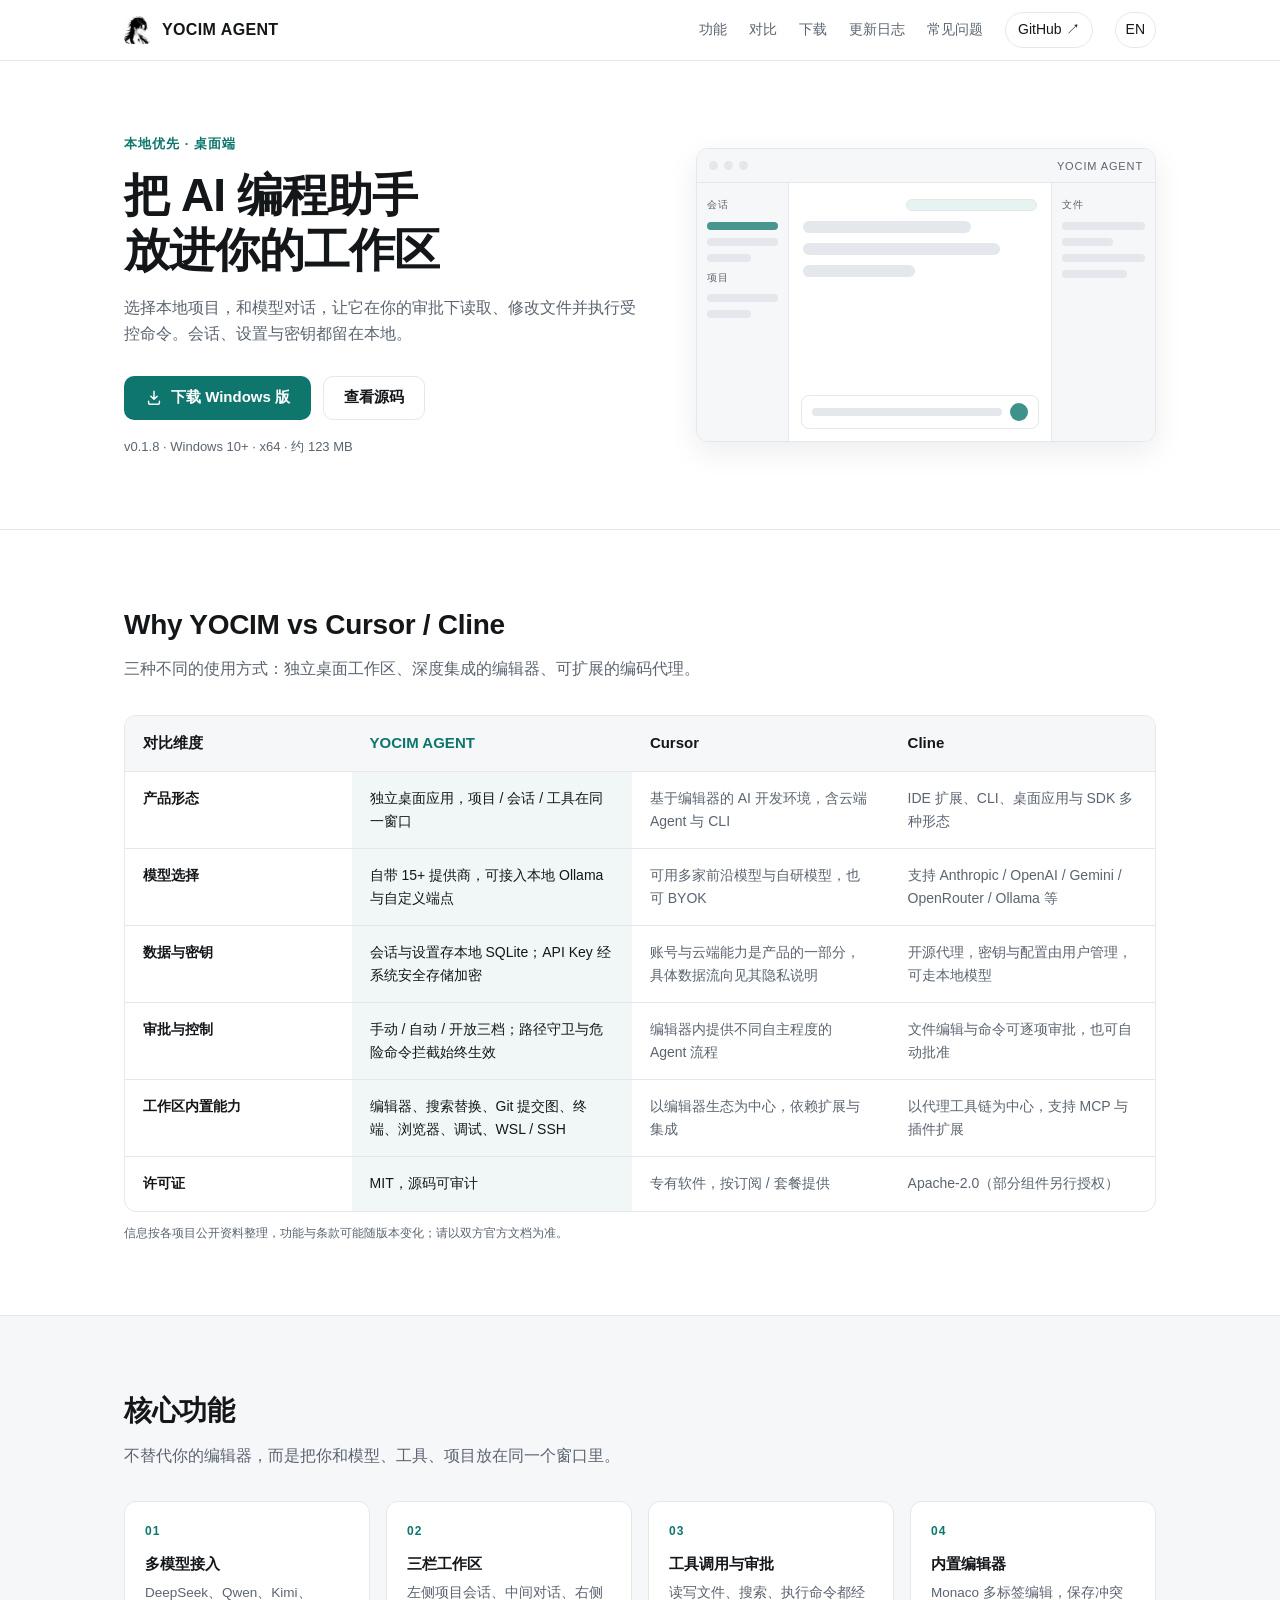
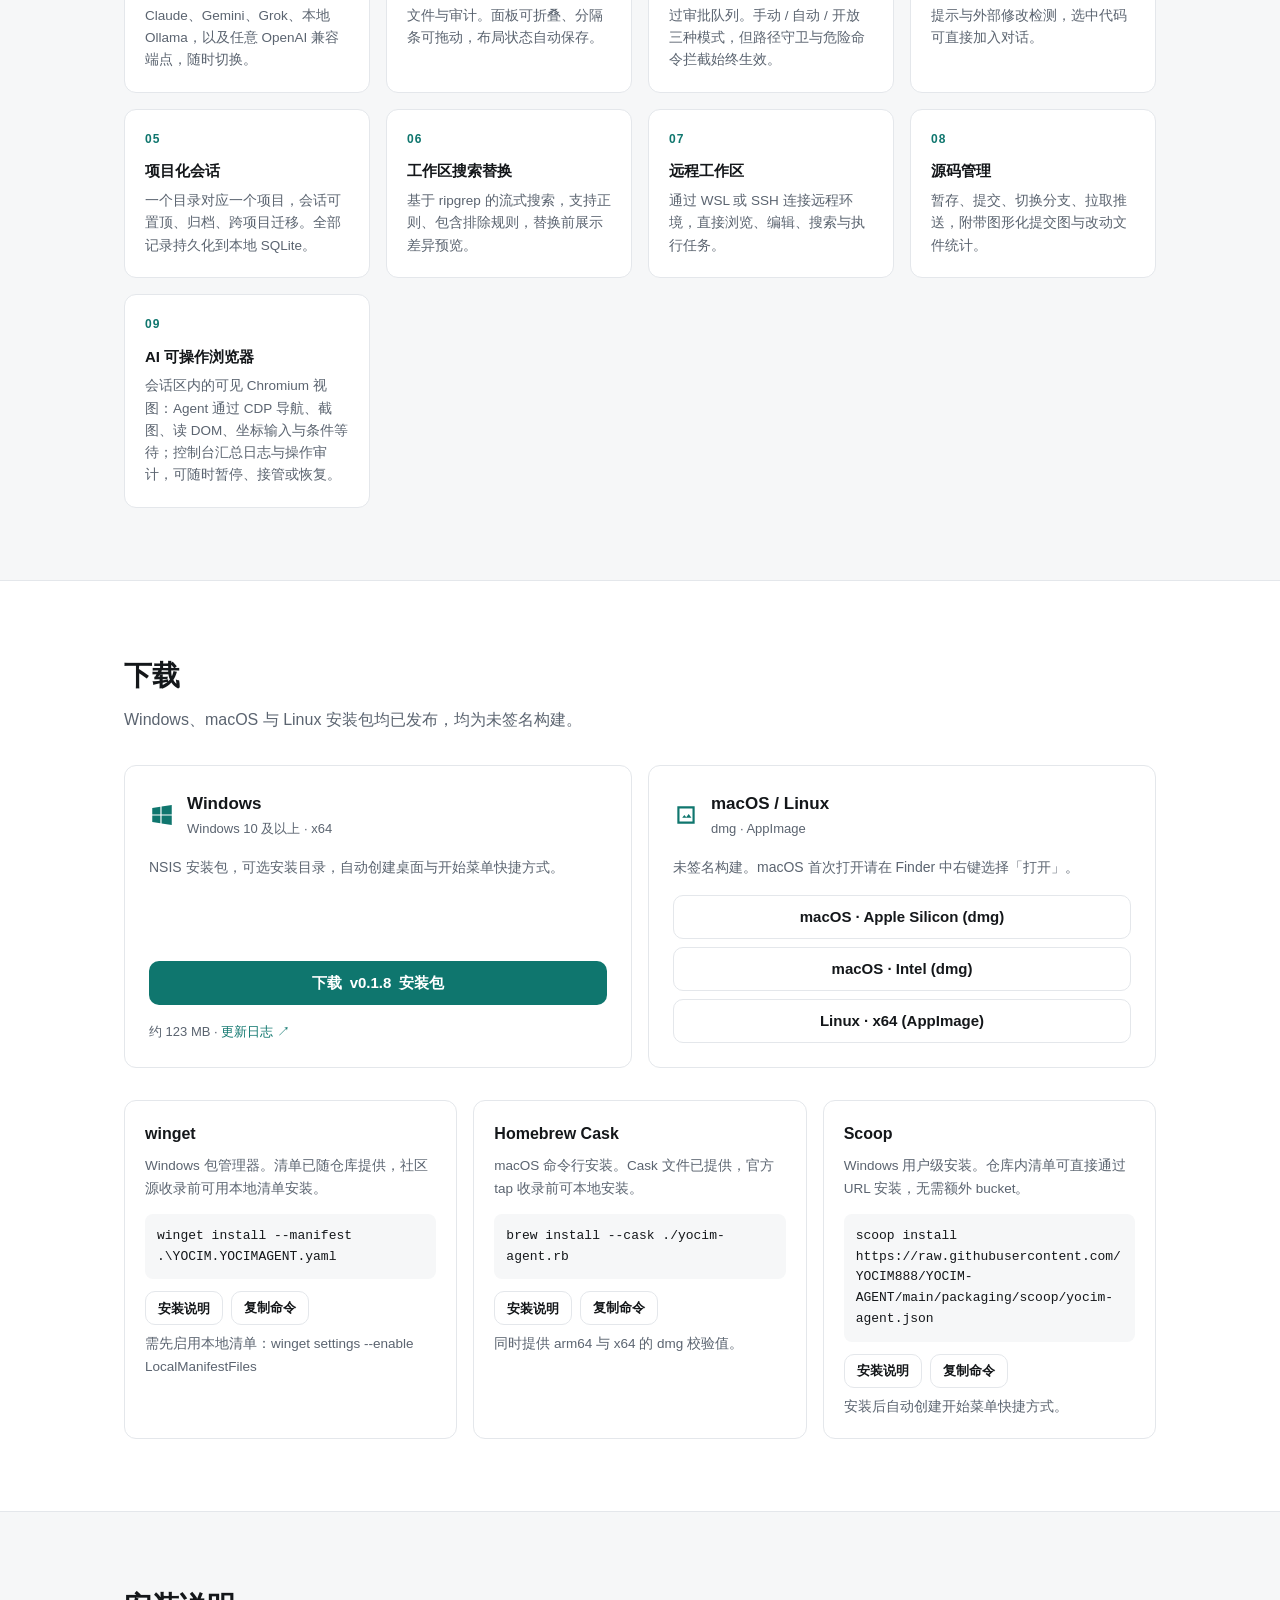
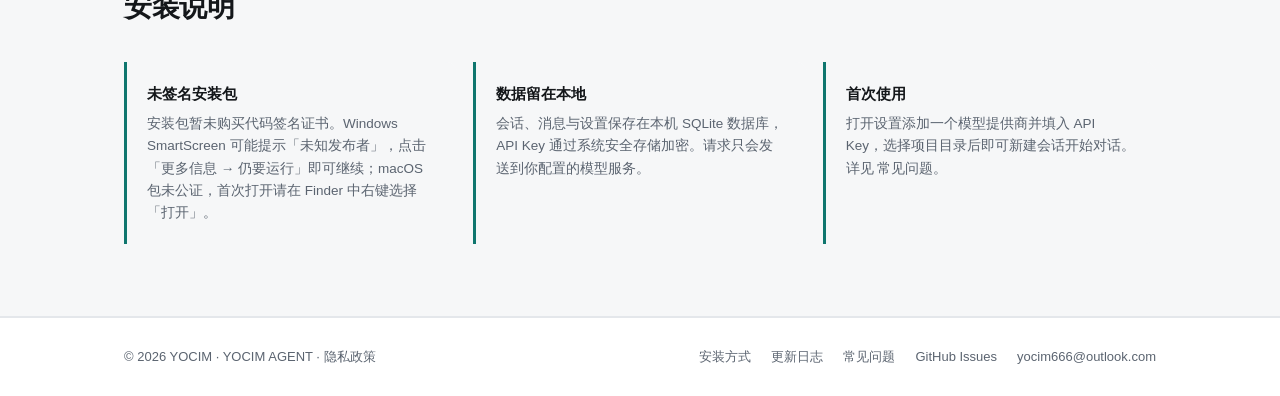
<file: index.html>
<!doctype html>
<html lang="zh-CN">
  <head>
    <meta charset="utf-8" />
    <meta name="viewport" content="width=device-width, initial-scale=1" />
    <title>YOCIM AGENT — 本地优先的桌面 AI 编程助手</title>
    <meta
      name="description"
      content="YOCIM AGENT 是一个本地优先的桌面 AI 编程助手：多模型接入、工具调用与审批、三栏工作区、内置编辑器，数据保存在本地。支持 Windows、macOS 与 Linux 下载。"
    />
    <link rel="canonical" href="https://agent.yocim.top/" />
    <link rel="alternate" hreflang="zh-CN" href="https://agent.yocim.top/" />
    <link rel="alternate" hreflang="en" href="https://agent.yocim.top/en/" />
    <link rel="alternate" hreflang="x-default" href="https://agent.yocim.top/" />
    <meta name="theme-color" content="#ffffff" media="(prefers-color-scheme: light)" />
    <meta name="theme-color" content="#0b0d0e" media="(prefers-color-scheme: dark)" />
    <meta property="og:site_name" content="YOCIM AGENT" />
    <meta property="og:locale" content="zh_CN" />
    <meta property="og:title" content="YOCIM AGENT — 本地优先的桌面 AI 编程助手" />
    <meta
      property="og:description"
      content="选择本地项目，和模型对话，在审批下读取、修改文件并执行受控命令。"
    />
    <meta property="og:type" content="website" />
    <meta property="og:url" content="https://agent.yocim.top/" />
    <meta property="og:image" content="https://agent.yocim.top/assets/icon-256.png" />
    <meta name="twitter:card" content="summary_large_image" />
    <meta name="twitter:title" content="YOCIM AGENT — 本地优先的桌面 AI 编程助手" />
    <meta name="twitter:description" content="把 AI 编程助手放进你的工作区，数据与密钥留在本地。" />
    <meta name="twitter:image" content="https://agent.yocim.top/assets/icon-256.png" />
    <link rel="icon" href="assets/icon.ico" sizes="any" />
    <link rel="icon" type="image/png" sizes="32x32" href="assets/favicon-32.png" />
    <link rel="apple-touch-icon" href="assets/apple-touch-icon.png" />
    <link rel="stylesheet" href="assets/styles.css" />
    <script type="application/ld+json">
      {
        "@context": "https://schema.org",
        "@type": "SoftwareApplication",
        "name": "YOCIM AGENT",
        "applicationCategory": "DeveloperApplication",
        "operatingSystem": "Windows, macOS, Linux",
        "description": "本地优先的桌面 AI 编程助手：多模型接入、工具调用与审批、三栏工作区和内置编辑器。",
        "url": "https://agent.yocim.top/",
        "softwareVersion": "0.1.8",
        "license": "https://github.com/YOCIM888/YOCIM-AGENT/blob/main/LICENSE",
        "author": { "@type": "Organization", "name": "YOCIM" },
        "offers": { "@type": "Offer", "price": "0", "priceCurrency": "USD" }
      }
    </script>
  </head>
  <body>
    <a class="skip-link" href="#main">跳到正文</a>

    <header class="site-header">
      <div class="wrap header-inner">
        <a class="brand" href="/">
          <img class="brand-mark" src="assets/icon-256.png" alt="YOCIM AGENT" width="28" height="28" />
          <span class="brand-name">YOCIM <strong>AGENT</strong></span>
        </a>
        <nav class="nav" aria-label="主导航">
          <a href="#features">功能</a>
          <a href="#compare">对比</a>
          <a href="#download">下载</a>
          <a href="changelog.html">更新日志</a>
          <a href="faq.html">常见问题</a>
          <a class="nav-ext" href="https://github.com/YOCIM888/YOCIM-AGENT" target="_blank" rel="noopener"
            >GitHub ↗</a
          >
          <a class="nav-lang" href="/en/" lang="en" hreflang="en">EN</a>
        </nav>
      </div>
    </header>

    <main id="main">
      <section class="hero">
        <div class="wrap hero-inner">
          <div class="hero-copy">
            <p class="eyebrow">本地优先 · 桌面端</p>
            <h1>把 AI 编程助手<br />放进你的工作区</h1>
            <p class="lead">
              选择本地项目，和模型对话，让它在你的审批下读取、修改文件并执行受控命令。会话、设置与密钥都留在本地。
            </p>
            <div class="actions">
              <a
                class="btn primary js-download"
                href="https://github.com/YOCIM888/YOCIM-AGENT/releases/latest"
                target="_blank"
                rel="noopener"
              >
                <svg viewBox="0 0 20 20" aria-hidden="true">
                  <path
                    d="M10 2.5v9m0 0 3.5-3.5M10 11.5 6.5 8M4 13.5v2A1.5 1.5 0 0 0 5.5 17h9a1.5 1.5 0 0 0 1.5-1.5v-2"
                    fill="none"
                    stroke="currentColor"
                    stroke-width="1.6"
                    stroke-linecap="round"
                    stroke-linejoin="round"
                  />
                </svg>
                下载 Windows 版
              </a>
              <a class="btn ghost" href="https://github.com/YOCIM888/YOCIM-AGENT" target="_blank" rel="noopener"
                >查看源码</a
              >
            </div>
            <p class="meta">
              <span data-version>v0.1.8</span> · Windows 10+ · x64 ·
              <span data-size>约 123 MB</span>
            </p>
          </div>

          <div class="mock" aria-hidden="true">
            <div class="mock-bar">
              <i></i><i></i><i></i>
              <span>YOCIM AGENT</span>
            </div>
            <div class="mock-body">
              <div class="mock-side">
                <span class="mock-label">会话</span>
                <b class="mock-item active"></b>
                <b class="mock-item"></b>
                <b class="mock-item short"></b>
                <span class="mock-label">项目</span>
                <b class="mock-item"></b>
                <b class="mock-item short"></b>
              </div>
              <div class="mock-chat">
                <div class="mock-msg user"></div>
                <div class="mock-msg ai"></div>
                <div class="mock-msg ai mid"></div>
                <div class="mock-msg ai short"></div>
                <div class="mock-composer"><span></span><i></i></div>
              </div>
              <div class="mock-panel">
                <span class="mock-label">文件</span>
                <b class="mock-file"></b>
                <b class="mock-file short"></b>
                <b class="mock-file"></b>
                <b class="mock-file mid"></b>
              </div>
            </div>
          </div>
        </div>
      </section>

      <section id="compare" class="section">
        <div class="wrap">
          <h2>Why YOCIM vs Cursor / Cline</h2>
          <p class="section-sub">三种不同的使用方式：独立桌面工作区、深度集成的编辑器、可扩展的编码代理。</p>
          <div class="compare-scroll">
            <table class="compare-table">
              <thead>
                <tr>
                  <th scope="col">对比维度</th>
                  <th scope="col" class="highlight">YOCIM AGENT</th>
                  <th scope="col">Cursor</th>
                  <th scope="col">Cline</th>
                </tr>
              </thead>
              <tbody>
                <tr>
                  <th scope="row">产品形态</th>
                  <td class="highlight">独立桌面应用，项目 / 会话 / 工具在同一窗口</td>
                  <td>基于编辑器的 AI 开发环境，含云端 Agent 与 CLI</td>
                  <td>IDE 扩展、CLI、桌面应用与 SDK 多种形态</td>
                </tr>
                <tr>
                  <th scope="row">模型选择</th>
                  <td class="highlight">自带 15+ 提供商，可接入本地 Ollama 与自定义端点</td>
                  <td>可用多家前沿模型与自研模型，也可 BYOK</td>
                  <td>支持 Anthropic / OpenAI / Gemini / OpenRouter / Ollama 等</td>
                </tr>
                <tr>
                  <th scope="row">数据与密钥</th>
                  <td class="highlight">会话与设置存本地 SQLite；API Key 经系统安全存储加密</td>
                  <td>账号与云端能力是产品的一部分，具体数据流向见其隐私说明</td>
                  <td>开源代理，密钥与配置由用户管理，可走本地模型</td>
                </tr>
                <tr>
                  <th scope="row">审批与控制</th>
                  <td class="highlight">手动 / 自动 / 开放三档；路径守卫与危险命令拦截始终生效</td>
                  <td>编辑器内提供不同自主程度的 Agent 流程</td>
                  <td>文件编辑与命令可逐项审批，也可自动批准</td>
                </tr>
                <tr>
                  <th scope="row">工作区内置能力</th>
                  <td class="highlight">编辑器、搜索替换、Git 提交图、终端、浏览器、调试、WSL / SSH</td>
                  <td>以编辑器生态为中心，依赖扩展与集成</td>
                  <td>以代理工具链为中心，支持 MCP 与插件扩展</td>
                </tr>
                <tr>
                  <th scope="row">许可证</th>
                  <td class="highlight">MIT，源码可审计</td>
                  <td>专有软件，按订阅 / 套餐提供</td>
                  <td>Apache-2.0（部分组件另行授权）</td>
                </tr>
              </tbody>
            </table>
          </div>
          <p class="compare-note">信息按各项目公开资料整理，功能与条款可能随版本变化；请以双方官方文档为准。</p>
        </div>
      </section>

      <section id="features" class="section alt">
        <div class="wrap">
          <h2>核心功能</h2>
          <p class="section-sub">不替代你的编辑器，而是把你和模型、工具、项目放在同一个窗口里。</p>
          <div class="grid">
            <article class="card">
              <span class="index">01</span>
              <h3>多模型接入</h3>
              <p>DeepSeek、Qwen、Kimi、Claude、Gemini、Grok、本地 Ollama，以及任意 OpenAI 兼容端点，随时切换。</p>
            </article>
            <article class="card">
              <span class="index">02</span>
              <h3>三栏工作区</h3>
              <p>左侧项目会话、中间对话、右侧文件与审计。面板可折叠、分隔条可拖动，布局状态自动保存。</p>
            </article>
            <article class="card">
              <span class="index">03</span>
              <h3>工具调用与审批</h3>
              <p>读写文件、搜索、执行命令都经过审批队列。手动 / 自动 / 开放三种模式，但路径守卫与危险命令拦截始终生效。</p>
            </article>
            <article class="card">
              <span class="index">04</span>
              <h3>内置编辑器</h3>
              <p>Monaco 多标签编辑，保存冲突提示与外部修改检测，选中代码可直接加入对话。</p>
            </article>
            <article class="card">
              <span class="index">05</span>
              <h3>项目化会话</h3>
              <p>一个目录对应一个项目，会话可置顶、归档、跨项目迁移。全部记录持久化到本地 SQLite。</p>
            </article>
            <article class="card">
              <span class="index">06</span>
              <h3>工作区搜索替换</h3>
              <p>基于 ripgrep 的流式搜索，支持正则、包含排除规则，替换前展示差异预览。</p>
            </article>
            <article class="card">
              <span class="index">07</span>
              <h3>远程工作区</h3>
              <p>通过 WSL 或 SSH 连接远程环境，直接浏览、编辑、搜索与执行任务。</p>
            </article>
            <article class="card">
              <span class="index">08</span>
              <h3>源码管理</h3>
              <p>暂存、提交、切换分支、拉取推送，附带图形化提交图与改动文件统计。</p>
            </article>
            <article class="card">
              <span class="index">09</span>
              <h3>AI 可操作浏览器</h3>
              <p>会话区内的可见 Chromium 视图：Agent 通过 CDP 导航、截图、读 DOM、坐标输入与条件等待；控制台汇总日志与操作审计，可随时暂停、接管或恢复。</p>
            </article>
          </div>
        </div>
      </section>

      <section id="download" class="section">
        <div class="wrap">
          <h2>下载</h2>
          <p class="section-sub">Windows、macOS 与 Linux 安装包均已发布，均为未签名构建。</p>
          <div class="download-grid">
            <div class="download-card">
              <div class="platform">
                <svg class="win-icon" viewBox="0 0 24 24" aria-hidden="true">
                  <path
                    d="M3 5.5 10.5 4.4v7.1H3V5.5Zm8.6-1.3L21 2.8v8.7h-9.4V4.2ZM3 12.5h7.5v7.1L3 18.5v-6Zm8.6 0H21v8.7l-9.4-1.4v-7.3Z"
                    fill="currentColor"
                  />
                </svg>
                <div>
                  <h3>Windows</h3>
                  <p>Windows 10 及以上 · x64</p>
                </div>
              </div>
              <p class="download-desc">NSIS 安装包，可选安装目录，自动创建桌面与开始菜单快捷方式。</p>
              <a
                class="btn primary block js-download"
                href="https://github.com/YOCIM888/YOCIM-AGENT/releases/latest"
                target="_blank"
                rel="noopener"
                >下载 <span data-version>v0.1.8</span> 安装包</a
              >
              <p class="download-meta">
                <span data-size>约 123 MB</span> ·
                <a href="changelog.html">更新日志 ↗</a>
              </p>
            </div>
            <div class="download-card quiet">
              <div class="platform">
                <svg class="win-icon" viewBox="0 0 24 24" aria-hidden="true">
                  <path
                    d="M4 4h16v16H4V4Zm2 2v12h12V6H6Zm2.5 8.5 2-2.5 1.7 2 2.3-3 2.5 3.5h-8.5Z"
                    fill="currentColor"
                  />
                </svg>
                <div>
                  <h3>macOS / Linux</h3>
                  <p>dmg · AppImage</p>
                </div>
              </div>
              <p class="download-desc">未签名构建。macOS 首次打开请在 Finder 中右键选择「打开」。</p>
              <div class="asset-links">
                <a
                  class="btn ghost block"
                  data-asset="mac-arm64"
                  href="https://github.com/YOCIM888/YOCIM-AGENT/releases"
                  target="_blank"
                  rel="noopener"
                  >macOS · Apple Silicon (dmg)</a
                >
                <a
                  class="btn ghost block"
                  data-asset="mac-x64"
                  href="https://github.com/YOCIM888/YOCIM-AGENT/releases"
                  target="_blank"
                  rel="noopener"
                  >macOS · Intel (dmg)</a
                >
                <a
                  class="btn ghost block"
                  data-asset="linux-x64"
                  href="https://github.com/YOCIM888/YOCIM-AGENT/releases"
                  target="_blank"
                  rel="noopener"
                  >Linux · x64 (AppImage)</a
                >
              </div>
            </div>
          </div>

          <div class="pm-grid">
            <article class="pm-card">
              <h3>winget</h3>
              <p>Windows 包管理器。清单已随仓库提供，社区源收录前可用本地清单安装。</p>
              <div class="pm-command">winget install --manifest .\YOCIM.YOCIMAGENT.yaml</div>
              <div class="pm-actions">
                <a class="btn ghost small" href="install.html#winget">安装说明</a>
                <button
                  class="btn ghost small copy-btn"
                  type="button"
                  data-copy="winget install --manifest .\YOCIM.YOCIMAGENT.yaml"
                >
                  复制命令
                </button>
              </div>
              <p class="pm-status">需先启用本地清单：winget settings --enable LocalManifestFiles</p>
            </article>
            <article class="pm-card">
              <h3>Homebrew Cask</h3>
              <p>macOS 命令行安装。Cask 文件已提供，官方 tap 收录前可本地安装。</p>
              <div class="pm-command">brew install --cask ./yocim-agent.rb</div>
              <div class="pm-actions">
                <a class="btn ghost small" href="install.html#homebrew">安装说明</a>
                <button
                  class="btn ghost small copy-btn"
                  type="button"
                  data-copy="brew install --cask ./yocim-agent.rb"
                >
                  复制命令
                </button>
              </div>
              <p class="pm-status">同时提供 arm64 与 x64 的 dmg 校验值。</p>
            </article>
            <article class="pm-card">
              <h3>Scoop</h3>
              <p>Windows 用户级安装。仓库内清单可直接通过 URL 安装，无需额外 bucket。</p>
              <div class="pm-command">
                scoop install https://raw.githubusercontent.com/YOCIM888/YOCIM-AGENT/main/packaging/scoop/yocim-agent.json
              </div>
              <div class="pm-actions">
                <a class="btn ghost small" href="install.html#scoop">安装说明</a>
                <button
                  class="btn ghost small copy-btn"
                  type="button"
                  data-copy="scoop install https://raw.githubusercontent.com/YOCIM888/YOCIM-AGENT/main/packaging/scoop/yocim-agent.json"
                >
                  复制命令
                </button>
              </div>
              <p class="pm-status">安装后自动创建开始菜单快捷方式。</p>
            </article>
          </div>
        </div>
      </section>

      <section id="notes" class="section alt">
        <div class="wrap">
          <h2>安装说明</h2>
          <div class="notes">
            <div class="note">
              <h3>未签名安装包</h3>
              <p>安装包暂未购买代码签名证书。Windows SmartScreen 可能提示「未知发布者」，点击「更多信息 → 仍要运行」即可继续；macOS 包未公证，首次打开请在 Finder 中右键选择「打开」。</p>
            </div>
            <div class="note">
              <h3>数据留在本地</h3>
              <p>会话、消息与设置保存在本机 SQLite 数据库，API Key 通过系统安全存储加密。请求只会发送到你配置的模型服务。</p>
            </div>
            <div class="note">
              <h3>首次使用</h3>
              <p>打开设置添加一个模型提供商并填入 API Key，选择项目目录后即可新建会话开始对话。详见 <a href="faq.html">常见问题</a>。</p>
            </div>
          </div>
        </div>
      </section>
    </main>

    <footer class="site-footer">
      <div class="wrap footer-inner">
        <p>© 2026 YOCIM · YOCIM AGENT · <a href="privacy.html">隐私政策</a></p>
        <nav aria-label="页脚导航">
          <a href="install.html">安装方式</a>
          <a href="changelog.html">更新日志</a>
          <a href="faq.html">常见问题</a>
          <a href="https://github.com/YOCIM888/YOCIM-AGENT/issues" target="_blank" rel="noopener">GitHub Issues</a>
          <a href="mailto:yocim666@outlook.com">yocim666@outlook.com</a>
        </nav>
      </div>
    </footer>

    <script src="assets/main.js" defer></script>
  </body>
</html>
</file>
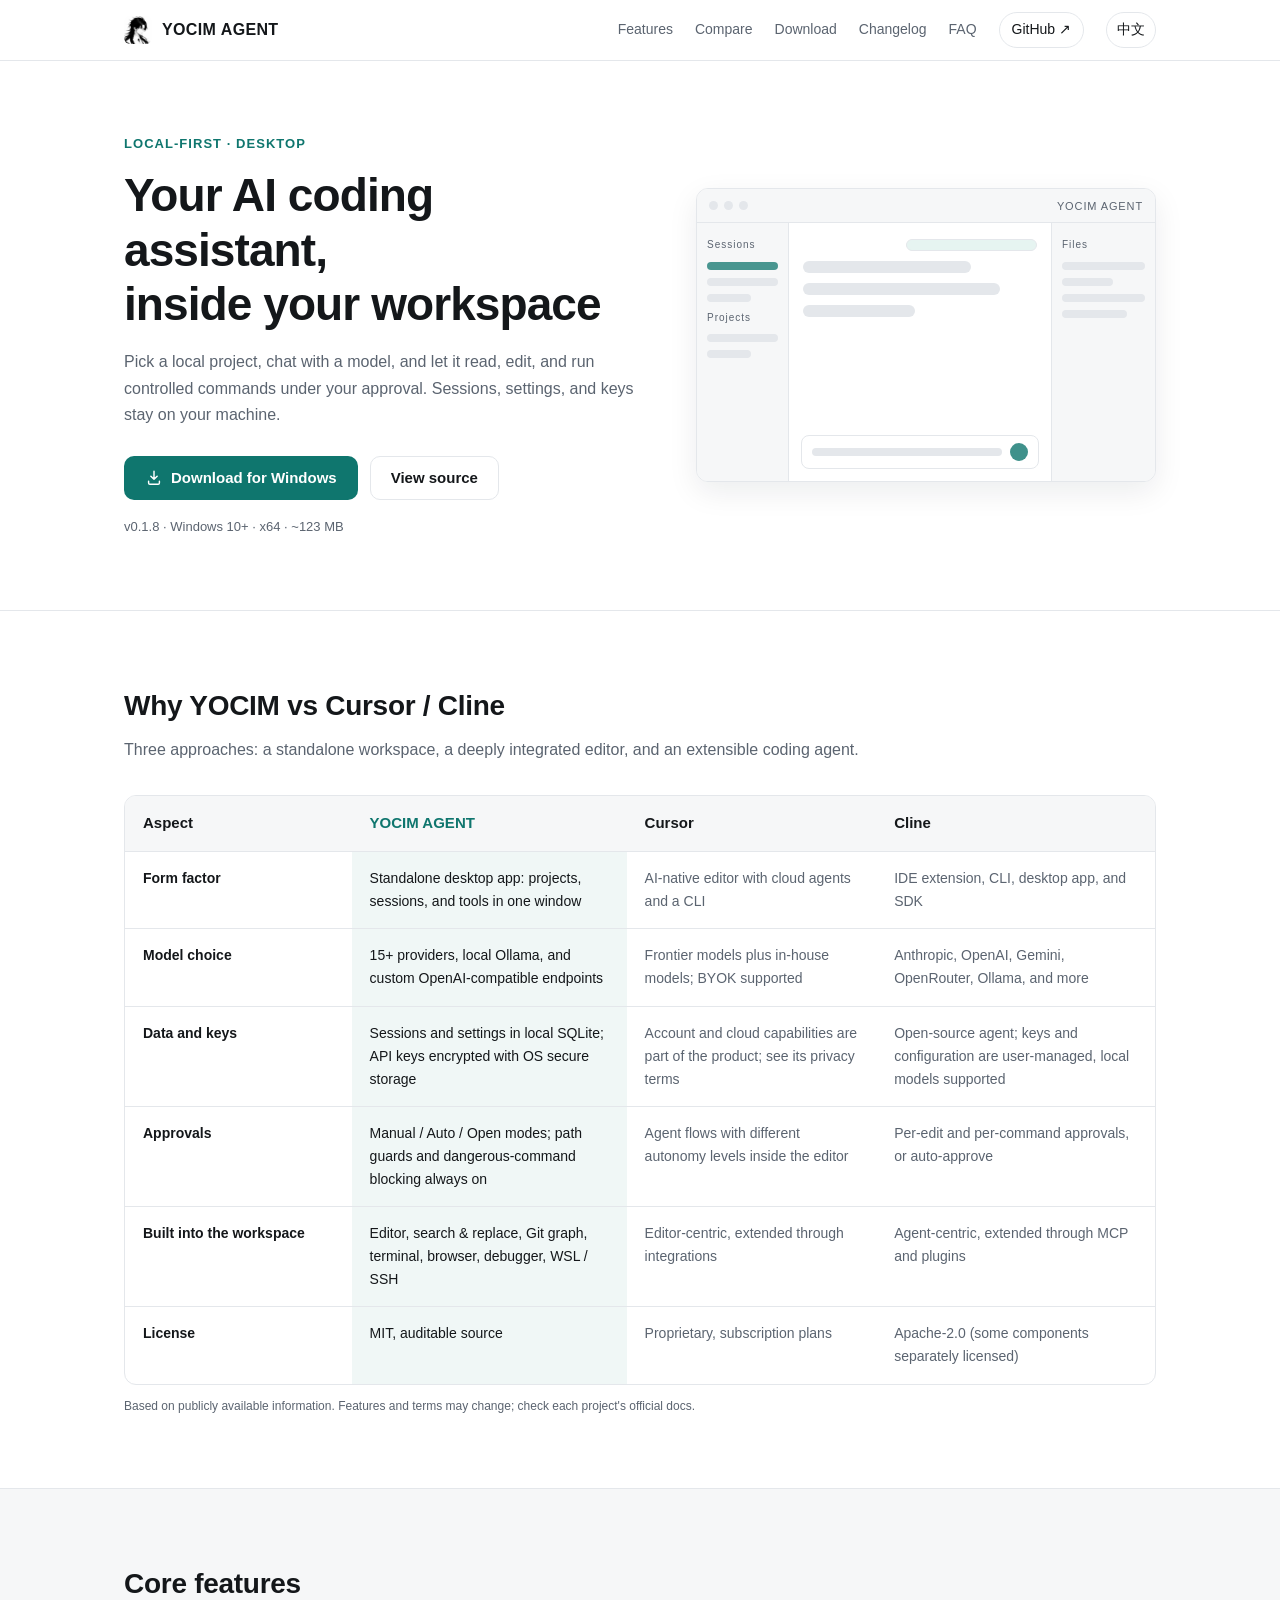
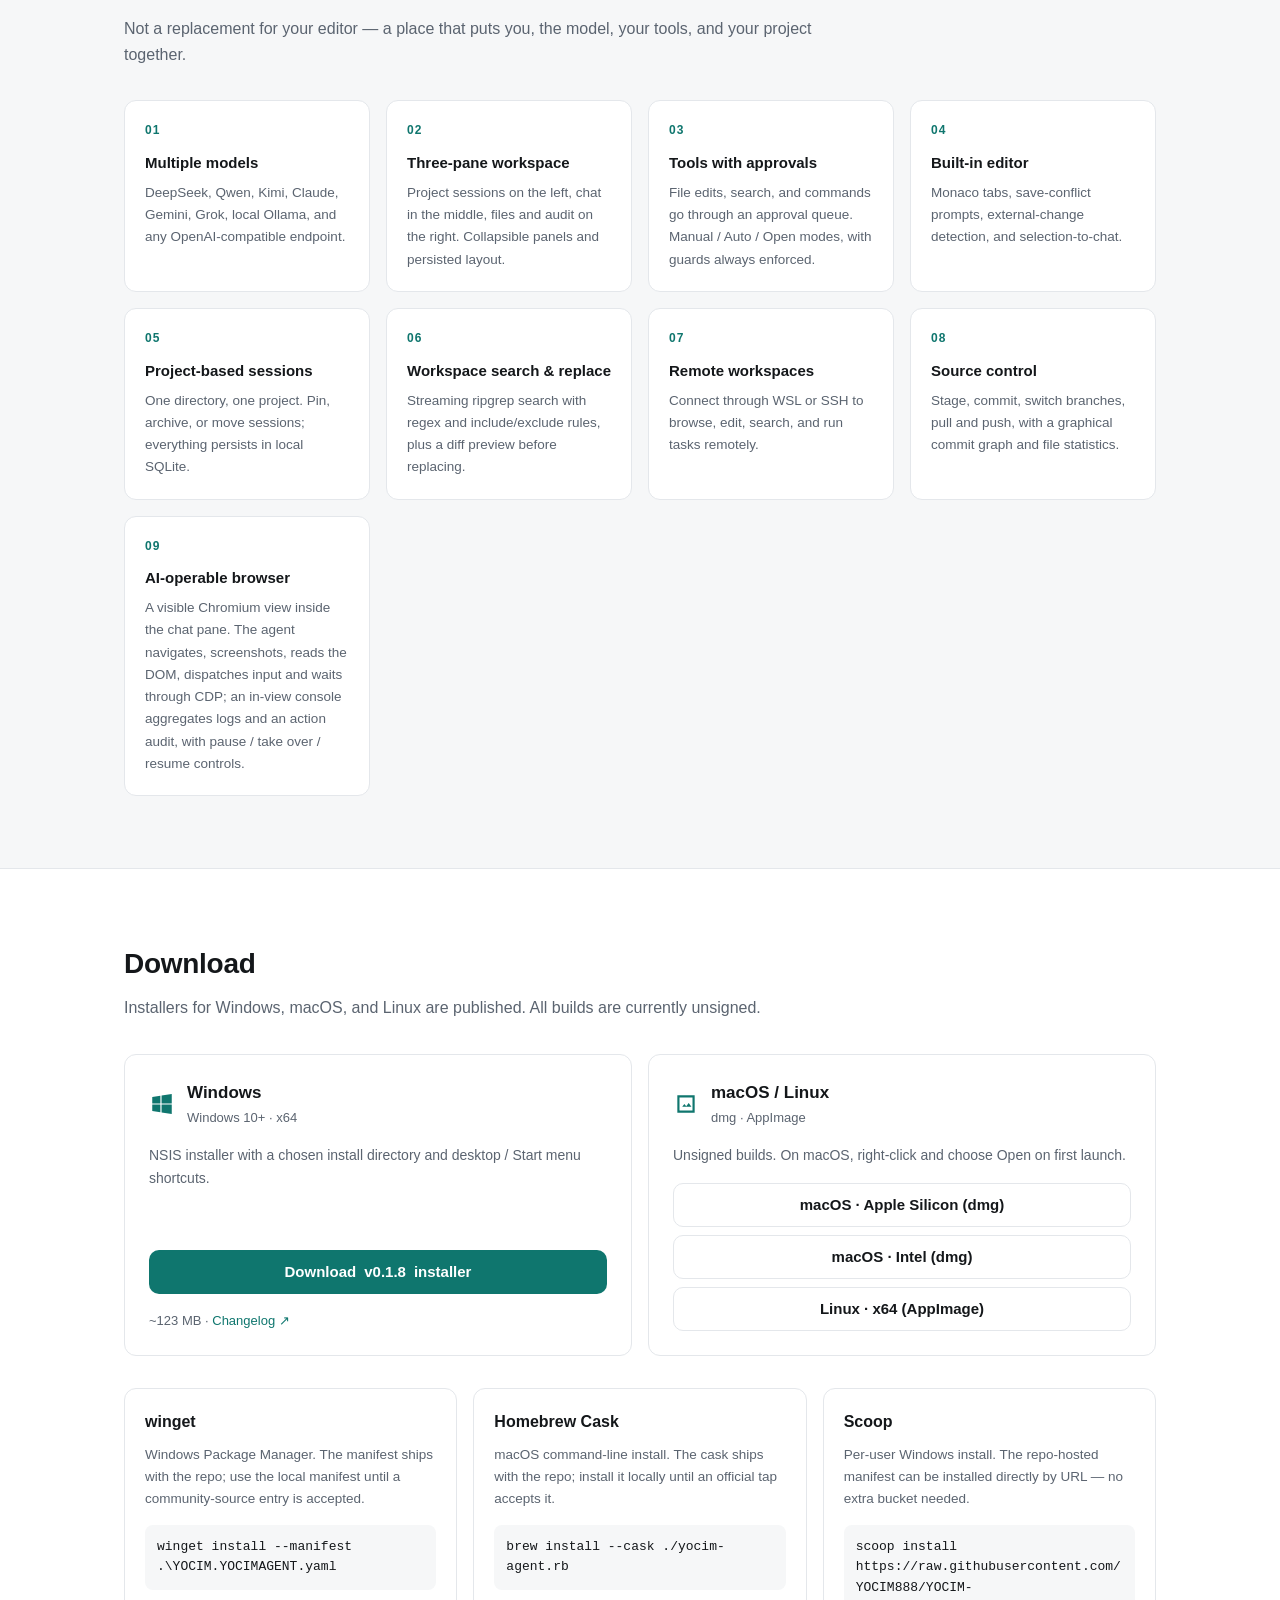
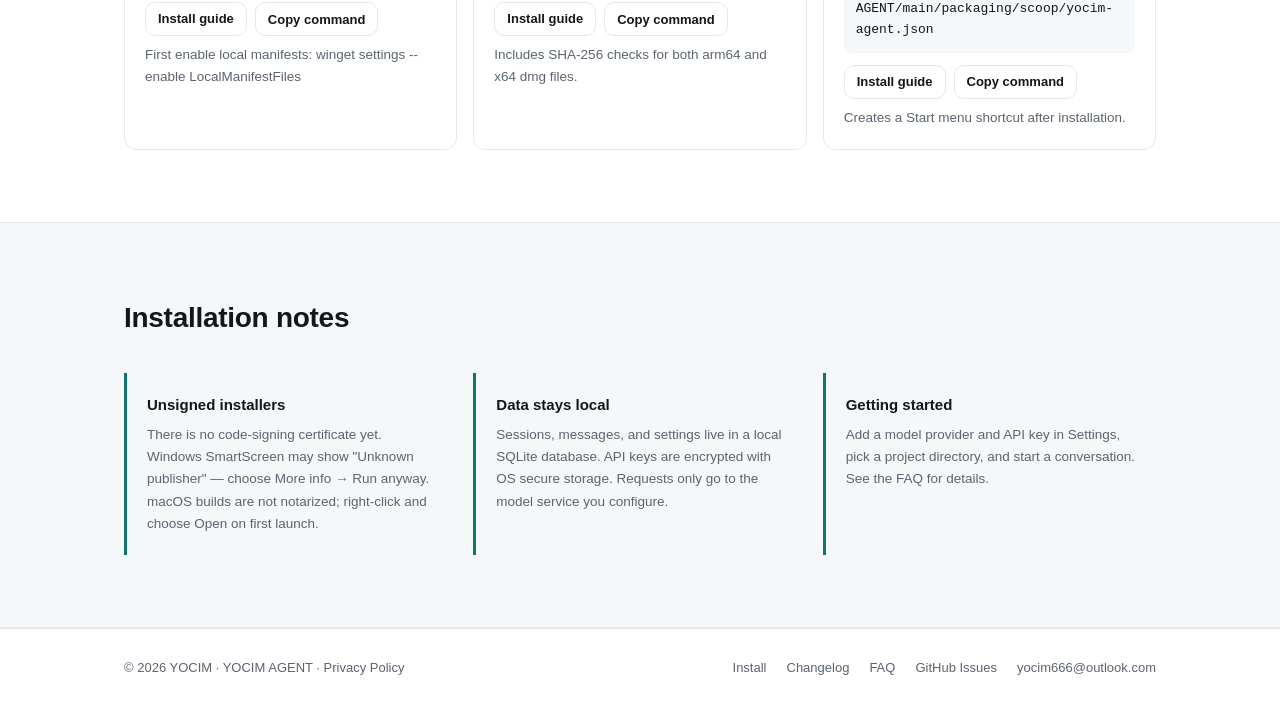
<file: en/index.html>
<!doctype html>
<html lang="en">
  <head>
    <meta charset="utf-8" />
    <meta name="viewport" content="width=device-width, initial-scale=1" />
    <title>YOCIM AGENT — A local-first desktop AI coding assistant</title>
    <meta
      name="description"
      content="YOCIM AGENT is a local-first desktop AI coding assistant: multiple models, tool calls with approvals, a three-pane workspace, and a built-in editor. Download for Windows, macOS, and Linux."
    />
    <link rel="canonical" href="https://agent.yocim.top/en/" />
    <link rel="alternate" hreflang="zh-CN" href="https://agent.yocim.top/" />
    <link rel="alternate" hreflang="en" href="https://agent.yocim.top/en/" />
    <link rel="alternate" hreflang="x-default" href="https://agent.yocim.top/" />
    <meta name="theme-color" content="#ffffff" media="(prefers-color-scheme: light)" />
    <meta name="theme-color" content="#0b0d0e" media="(prefers-color-scheme: dark)" />
    <meta property="og:site_name" content="YOCIM AGENT" />
    <meta property="og:locale" content="en_US" />
    <meta property="og:title" content="YOCIM AGENT — A local-first desktop AI coding assistant" />
    <meta
      property="og:description"
      content="Pick a local project, chat with a model, and let it read, edit, and run controlled commands with your approval."
    />
    <meta property="og:type" content="website" />
    <meta property="og:url" content="https://agent.yocim.top/en/" />
    <meta property="og:image" content="https://agent.yocim.top/assets/icon-256.png" />
    <meta name="twitter:card" content="summary_large_image" />
    <meta name="twitter:title" content="YOCIM AGENT — A local-first desktop AI coding assistant" />
    <meta name="twitter:description" content="Your AI coding assistant, inside your workspace. Data and keys stay local." />
    <meta name="twitter:image" content="https://agent.yocim.top/assets/icon-256.png" />
    <link rel="icon" href="../assets/icon.ico" sizes="any" />
    <link rel="icon" type="image/png" sizes="32x32" href="../assets/favicon-32.png" />
    <link rel="apple-touch-icon" href="../assets/apple-touch-icon.png" />
    <link rel="stylesheet" href="../assets/styles.css" />
    <script type="application/ld+json">
      {
        "@context": "https://schema.org",
        "@type": "SoftwareApplication",
        "name": "YOCIM AGENT",
        "applicationCategory": "DeveloperApplication",
        "operatingSystem": "Windows, macOS, Linux",
        "description": "A local-first desktop AI coding assistant with multiple models, tool approvals, a three-pane workspace, and a built-in editor.",
        "url": "https://agent.yocim.top/en/",
        "softwareVersion": "0.1.8",
        "license": "https://github.com/YOCIM888/YOCIM-AGENT/blob/main/LICENSE",
        "author": { "@type": "Organization", "name": "YOCIM" },
        "offers": { "@type": "Offer", "price": "0", "priceCurrency": "USD" }
      }
    </script>
  </head>
  <body>
    <a class="skip-link" href="#main">Skip to content</a>

    <header class="site-header">
      <div class="wrap header-inner">
        <a class="brand" href="/en/">
          <img class="brand-mark" src="../assets/icon-256.png" alt="YOCIM AGENT" width="28" height="28" />
          <span class="brand-name">YOCIM <strong>AGENT</strong></span>
        </a>
        <nav class="nav" aria-label="Main navigation">
          <a href="#features">Features</a>
          <a href="#compare">Compare</a>
          <a href="#download">Download</a>
          <a href="changelog.html">Changelog</a>
          <a href="faq.html">FAQ</a>
          <a class="nav-ext" href="https://github.com/YOCIM888/YOCIM-AGENT" target="_blank" rel="noopener"
            >GitHub ↗</a
          >
          <a class="nav-lang" href="/" lang="zh-CN" hreflang="zh-CN">中文</a>
        </nav>
      </div>
    </header>

    <main id="main">
      <section class="hero">
        <div class="wrap hero-inner">
          <div class="hero-copy">
            <p class="eyebrow">Local-first · Desktop</p>
            <h1>Your AI coding assistant,<br />inside your workspace</h1>
            <p class="lead">
              Pick a local project, chat with a model, and let it read, edit, and run controlled commands under your
              approval. Sessions, settings, and keys stay on your machine.
            </p>
            <div class="actions">
              <a
                class="btn primary js-download"
                href="https://github.com/YOCIM888/YOCIM-AGENT/releases/latest"
                target="_blank"
                rel="noopener"
              >
                <svg viewBox="0 0 20 20" aria-hidden="true">
                  <path
                    d="M10 2.5v9m0 0 3.5-3.5M10 11.5 6.5 8M4 13.5v2A1.5 1.5 0 0 0 5.5 17h9a1.5 1.5 0 0 0 1.5-1.5v-2"
                    fill="none"
                    stroke="currentColor"
                    stroke-width="1.6"
                    stroke-linecap="round"
                    stroke-linejoin="round"
                  />
                </svg>
                Download for Windows
              </a>
              <a class="btn ghost" href="https://github.com/YOCIM888/YOCIM-AGENT" target="_blank" rel="noopener"
                >View source</a
              >
            </div>
            <p class="meta">
              <span data-version>v0.1.8</span> · Windows 10+ · x64 ·
              <span data-size>~123 MB</span>
            </p>
          </div>

          <div class="mock" aria-hidden="true">
            <div class="mock-bar">
              <i></i><i></i><i></i>
              <span>YOCIM AGENT</span>
            </div>
            <div class="mock-body">
              <div class="mock-side">
                <span class="mock-label">Sessions</span>
                <b class="mock-item active"></b>
                <b class="mock-item"></b>
                <b class="mock-item short"></b>
                <span class="mock-label">Projects</span>
                <b class="mock-item"></b>
                <b class="mock-item short"></b>
              </div>
              <div class="mock-chat">
                <div class="mock-msg user"></div>
                <div class="mock-msg ai"></div>
                <div class="mock-msg ai mid"></div>
                <div class="mock-msg ai short"></div>
                <div class="mock-composer"><span></span><i></i></div>
              </div>
              <div class="mock-panel">
                <span class="mock-label">Files</span>
                <b class="mock-file"></b>
                <b class="mock-file short"></b>
                <b class="mock-file"></b>
                <b class="mock-file mid"></b>
              </div>
            </div>
          </div>
        </div>
      </section>

      <section id="compare" class="section">
        <div class="wrap">
          <h2>Why YOCIM vs Cursor / Cline</h2>
          <p class="section-sub">Three approaches: a standalone workspace, a deeply integrated editor, and an extensible coding agent.</p>
          <div class="compare-scroll">
            <table class="compare-table">
              <thead>
                <tr>
                  <th scope="col">Aspect</th>
                  <th scope="col" class="highlight">YOCIM AGENT</th>
                  <th scope="col">Cursor</th>
                  <th scope="col">Cline</th>
                </tr>
              </thead>
              <tbody>
                <tr>
                  <th scope="row">Form factor</th>
                  <td class="highlight">Standalone desktop app: projects, sessions, and tools in one window</td>
                  <td>AI-native editor with cloud agents and a CLI</td>
                  <td>IDE extension, CLI, desktop app, and SDK</td>
                </tr>
                <tr>
                  <th scope="row">Model choice</th>
                  <td class="highlight">15+ providers, local Ollama, and custom OpenAI-compatible endpoints</td>
                  <td>Frontier models plus in-house models; BYOK supported</td>
                  <td>Anthropic, OpenAI, Gemini, OpenRouter, Ollama, and more</td>
                </tr>
                <tr>
                  <th scope="row">Data and keys</th>
                  <td class="highlight">Sessions and settings in local SQLite; API keys encrypted with OS secure storage</td>
                  <td>Account and cloud capabilities are part of the product; see its privacy terms</td>
                  <td>Open-source agent; keys and configuration are user-managed, local models supported</td>
                </tr>
                <tr>
                  <th scope="row">Approvals</th>
                  <td class="highlight">Manual / Auto / Open modes; path guards and dangerous-command blocking always on</td>
                  <td>Agent flows with different autonomy levels inside the editor</td>
                  <td>Per-edit and per-command approvals, or auto-approve</td>
                </tr>
                <tr>
                  <th scope="row">Built into the workspace</th>
                  <td class="highlight">Editor, search & replace, Git graph, terminal, browser, debugger, WSL / SSH</td>
                  <td>Editor-centric, extended through integrations</td>
                  <td>Agent-centric, extended through MCP and plugins</td>
                </tr>
                <tr>
                  <th scope="row">License</th>
                  <td class="highlight">MIT, auditable source</td>
                  <td>Proprietary, subscription plans</td>
                  <td>Apache-2.0 (some components separately licensed)</td>
                </tr>
              </tbody>
            </table>
          </div>
          <p class="compare-note">Based on publicly available information. Features and terms may change; check each project's official docs.</p>
        </div>
      </section>

      <section id="features" class="section alt">
        <div class="wrap">
          <h2>Core features</h2>
          <p class="section-sub">Not a replacement for your editor — a place that puts you, the model, your tools, and your project together.</p>
          <div class="grid">
            <article class="card">
              <span class="index">01</span>
              <h3>Multiple models</h3>
              <p>DeepSeek, Qwen, Kimi, Claude, Gemini, Grok, local Ollama, and any OpenAI-compatible endpoint.</p>
            </article>
            <article class="card">
              <span class="index">02</span>
              <h3>Three-pane workspace</h3>
              <p>Project sessions on the left, chat in the middle, files and audit on the right. Collapsible panels and persisted layout.</p>
            </article>
            <article class="card">
              <span class="index">03</span>
              <h3>Tools with approvals</h3>
              <p>File edits, search, and commands go through an approval queue. Manual / Auto / Open modes, with guards always enforced.</p>
            </article>
            <article class="card">
              <span class="index">04</span>
              <h3>Built-in editor</h3>
              <p>Monaco tabs, save-conflict prompts, external-change detection, and selection-to-chat.</p>
            </article>
            <article class="card">
              <span class="index">05</span>
              <h3>Project-based sessions</h3>
              <p>One directory, one project. Pin, archive, or move sessions; everything persists in local SQLite.</p>
            </article>
            <article class="card">
              <span class="index">06</span>
              <h3>Workspace search & replace</h3>
              <p>Streaming ripgrep search with regex and include/exclude rules, plus a diff preview before replacing.</p>
            </article>
            <article class="card">
              <span class="index">07</span>
              <h3>Remote workspaces</h3>
              <p>Connect through WSL or SSH to browse, edit, search, and run tasks remotely.</p>
            </article>
            <article class="card">
              <span class="index">08</span>
              <h3>Source control</h3>
              <p>Stage, commit, switch branches, pull and push, with a graphical commit graph and file statistics.</p>
            </article>
            <article class="card">
              <span class="index">09</span>
              <h3>AI-operable browser</h3>
              <p>A visible Chromium view inside the chat pane. The agent navigates, screenshots, reads the DOM, dispatches input and waits through CDP; an in-view console aggregates logs and an action audit, with pause / take over / resume controls.</p>
            </article>
          </div>
        </div>
      </section>

      <section id="download" class="section">
        <div class="wrap">
          <h2>Download</h2>
          <p class="section-sub">Installers for Windows, macOS, and Linux are published. All builds are currently unsigned.</p>
          <div class="download-grid">
            <div class="download-card">
              <div class="platform">
                <svg class="win-icon" viewBox="0 0 24 24" aria-hidden="true">
                  <path
                    d="M3 5.5 10.5 4.4v7.1H3V5.5Zm8.6-1.3L21 2.8v8.7h-9.4V4.2ZM3 12.5h7.5v7.1L3 18.5v-6Zm8.6 0H21v8.7l-9.4-1.4v-7.3Z"
                    fill="currentColor"
                  />
                </svg>
                <div>
                  <h3>Windows</h3>
                  <p>Windows 10+ · x64</p>
                </div>
              </div>
              <p class="download-desc">NSIS installer with a chosen install directory and desktop / Start menu shortcuts.</p>
              <a
                class="btn primary block js-download"
                href="https://github.com/YOCIM888/YOCIM-AGENT/releases/latest"
                target="_blank"
                rel="noopener"
                >Download <span data-version>v0.1.8</span> installer</a
              >
              <p class="download-meta">
                <span data-size>~123 MB</span> ·
                <a href="changelog.html">Changelog ↗</a>
              </p>
            </div>
            <div class="download-card quiet">
              <div class="platform">
                <svg class="win-icon" viewBox="0 0 24 24" aria-hidden="true">
                  <path
                    d="M4 4h16v16H4V4Zm2 2v12h12V6H6Zm2.5 8.5 2-2.5 1.7 2 2.3-3 2.5 3.5h-8.5Z"
                    fill="currentColor"
                  />
                </svg>
                <div>
                  <h3>macOS / Linux</h3>
                  <p>dmg · AppImage</p>
                </div>
              </div>
              <p class="download-desc">Unsigned builds. On macOS, right-click and choose Open on first launch.</p>
              <div class="asset-links">
                <a
                  class="btn ghost block"
                  data-asset="mac-arm64"
                  href="https://github.com/YOCIM888/YOCIM-AGENT/releases"
                  target="_blank"
                  rel="noopener"
                  >macOS · Apple Silicon (dmg)</a
                >
                <a
                  class="btn ghost block"
                  data-asset="mac-x64"
                  href="https://github.com/YOCIM888/YOCIM-AGENT/releases"
                  target="_blank"
                  rel="noopener"
                  >macOS · Intel (dmg)</a
                >
                <a
                  class="btn ghost block"
                  data-asset="linux-x64"
                  href="https://github.com/YOCIM888/YOCIM-AGENT/releases"
                  target="_blank"
                  rel="noopener"
                  >Linux · x64 (AppImage)</a
                >
              </div>
            </div>
          </div>

          <div class="pm-grid">
            <article class="pm-card">
              <h3>winget</h3>
              <p>Windows Package Manager. The manifest ships with the repo; use the local manifest until a community-source entry is accepted.</p>
              <div class="pm-command">winget install --manifest .\YOCIM.YOCIMAGENT.yaml</div>
              <div class="pm-actions">
                <a class="btn ghost small" href="install.html#winget">Install guide</a>
                <button
                  class="btn ghost small copy-btn"
                  type="button"
                  data-copy="winget install --manifest .\YOCIM.YOCIMAGENT.yaml"
                >
                  Copy command
                </button>
              </div>
              <p class="pm-status">First enable local manifests: winget settings --enable LocalManifestFiles</p>
            </article>
            <article class="pm-card">
              <h3>Homebrew Cask</h3>
              <p>macOS command-line install. The cask ships with the repo; install it locally until an official tap accepts it.</p>
              <div class="pm-command">brew install --cask ./yocim-agent.rb</div>
              <div class="pm-actions">
                <a class="btn ghost small" href="install.html#homebrew">Install guide</a>
                <button
                  class="btn ghost small copy-btn"
                  type="button"
                  data-copy="brew install --cask ./yocim-agent.rb"
                >
                  Copy command
                </button>
              </div>
              <p class="pm-status">Includes SHA-256 checks for both arm64 and x64 dmg files.</p>
            </article>
            <article class="pm-card">
              <h3>Scoop</h3>
              <p>Per-user Windows install. The repo-hosted manifest can be installed directly by URL — no extra bucket needed.</p>
              <div class="pm-command">
                scoop install https://raw.githubusercontent.com/YOCIM888/YOCIM-AGENT/main/packaging/scoop/yocim-agent.json
              </div>
              <div class="pm-actions">
                <a class="btn ghost small" href="install.html#scoop">Install guide</a>
                <button
                  class="btn ghost small copy-btn"
                  type="button"
                  data-copy="scoop install https://raw.githubusercontent.com/YOCIM888/YOCIM-AGENT/main/packaging/scoop/yocim-agent.json"
                >
                  Copy command
                </button>
              </div>
              <p class="pm-status">Creates a Start menu shortcut after installation.</p>
            </article>
          </div>
        </div>
      </section>

      <section id="notes" class="section alt">
        <div class="wrap">
          <h2>Installation notes</h2>
          <div class="notes">
            <div class="note">
              <h3>Unsigned installers</h3>
              <p>There is no code-signing certificate yet. Windows SmartScreen may show "Unknown publisher" — choose More info → Run anyway. macOS builds are not notarized; right-click and choose Open on first launch.</p>
            </div>
            <div class="note">
              <h3>Data stays local</h3>
              <p>Sessions, messages, and settings live in a local SQLite database. API keys are encrypted with OS secure storage. Requests only go to the model service you configure.</p>
            </div>
            <div class="note">
              <h3>Getting started</h3>
              <p>Add a model provider and API key in Settings, pick a project directory, and start a conversation. See the <a href="faq.html">FAQ</a> for details.</p>
            </div>
          </div>
        </div>
      </section>
    </main>

    <footer class="site-footer">
      <div class="wrap footer-inner">
        <p>© 2026 YOCIM · YOCIM AGENT · <a href="privacy.html">Privacy Policy</a></p>
        <nav aria-label="Footer navigation">
          <a href="install.html">Install</a>
          <a href="changelog.html">Changelog</a>
          <a href="faq.html">FAQ</a>
          <a href="https://github.com/YOCIM888/YOCIM-AGENT/issues" target="_blank" rel="noopener">GitHub Issues</a>
          <a href="mailto:yocim666@outlook.com">yocim666@outlook.com</a>
        </nav>
      </div>
    </footer>

    <script src="../assets/main.js" defer></script>
  </body>
</html>
</file>
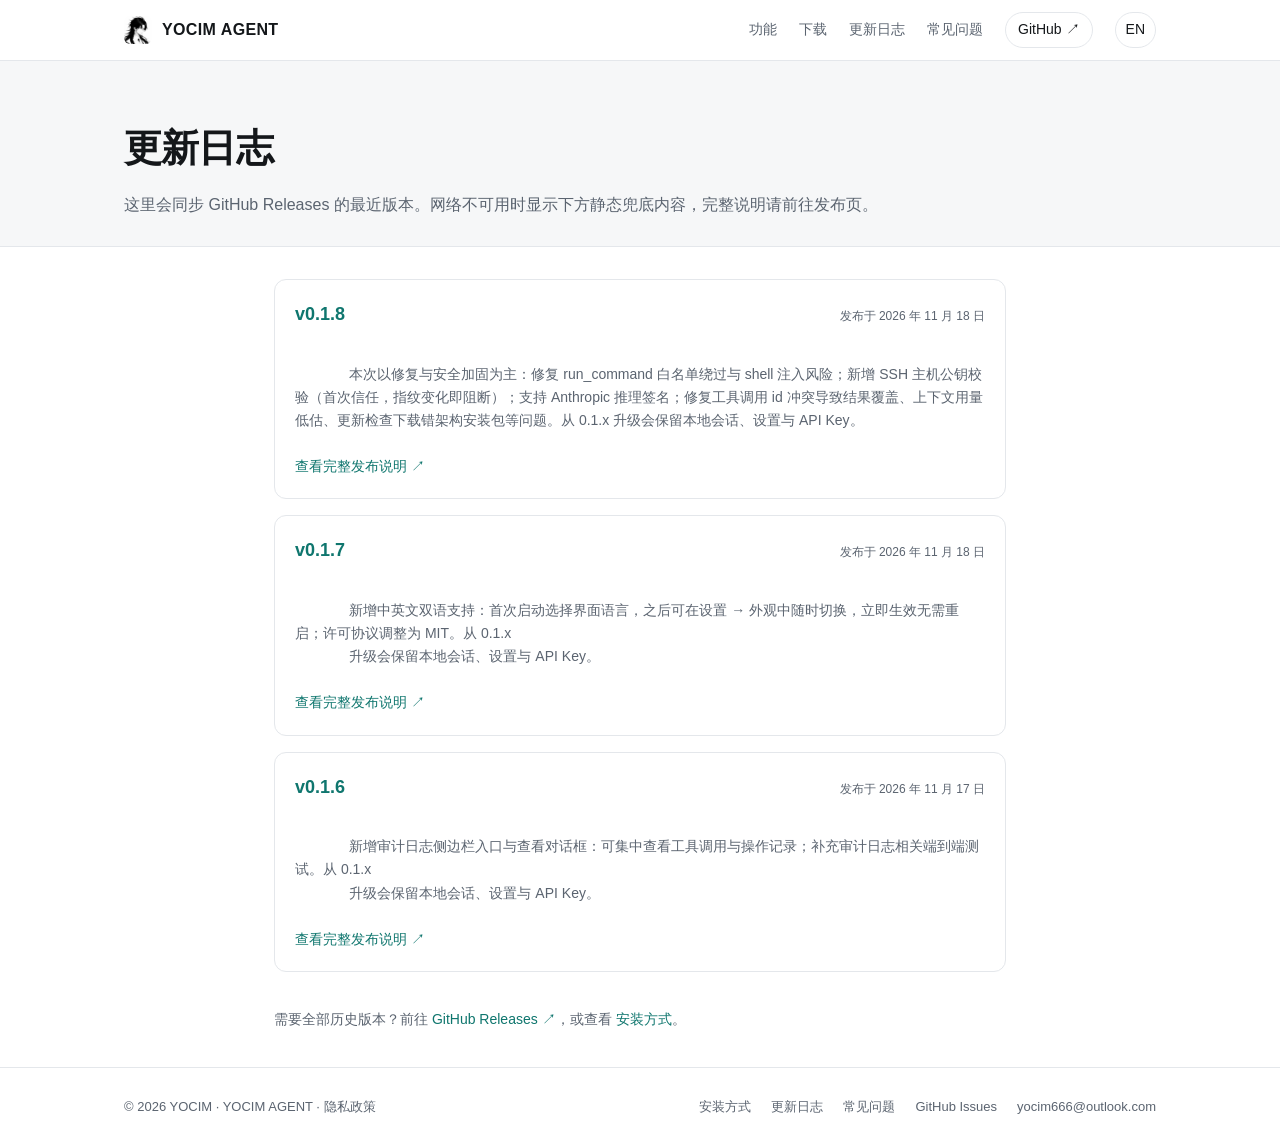
<file: changelog.html>
<!doctype html>
<html lang="zh-CN">
  <head>
    <meta charset="utf-8" />
    <meta name="viewport" content="width=device-width, initial-scale=1" />
    <title>更新日志 — YOCIM AGENT</title>
    <meta
      name="description"
      content="YOCIM AGENT 版本历史，页面自动同步 GitHub Releases，包含各版本更新内容与下载入口。"
    />
    <link rel="canonical" href="https://agent.yocim.top/changelog.html" />
    <link rel="alternate" hreflang="zh-CN" href="https://agent.yocim.top/changelog.html" />
    <link rel="alternate" hreflang="en" href="https://agent.yocim.top/en/changelog.html" />
    <link rel="alternate" hreflang="x-default" href="https://agent.yocim.top/changelog.html" />
    <meta property="og:site_name" content="YOCIM AGENT" />
    <meta property="og:locale" content="zh_CN" />
    <meta property="og:type" content="website" />
    <meta property="og:title" content="更新日志 — YOCIM AGENT" />
    <meta property="og:url" content="https://agent.yocim.top/changelog.html" />
    <meta property="og:description" content="自动同步 GitHub Releases 的版本历史。" />
    <meta property="og:image" content="https://agent.yocim.top/assets/icon-256.png" />
    <meta name="twitter:card" content="summary_large_image" />
    <link rel="icon" href="assets/icon.ico" sizes="any" />
    <link rel="icon" type="image/png" sizes="32x32" href="assets/favicon-32.png" />
    <link rel="apple-touch-icon" href="assets/apple-touch-icon.png" />
    <link rel="stylesheet" href="assets/styles.css" />
    <script type="application/ld+json">
      {
        "@context": "https://schema.org",
        "@type": "WebPage",
        "name": "更新日志 — YOCIM AGENT",
        "url": "https://agent.yocim.top/changelog.html",
        "description": "YOCIM AGENT 的版本历史，自动同步 GitHub Releases。",
        "dateModified": "2026-11-18",
        "publisher": { "@type": "Organization", "name": "YOCIM" }
      }
    </script>
  </head>
  <body>
    <a class="skip-link" href="#main">跳到正文</a>

    <header class="site-header">
      <div class="wrap header-inner">
        <a class="brand" href="/">
          <img class="brand-mark" src="assets/icon-256.png" alt="YOCIM AGENT" width="28" height="28" />
          <span class="brand-name">YOCIM <strong>AGENT</strong></span>
        </a>
        <nav class="nav" aria-label="主导航">
          <a href="/#features">功能</a>
          <a href="/#download">下载</a>
          <a href="changelog.html">更新日志</a>
          <a href="faq.html">常见问题</a>
          <a class="nav-ext" href="https://github.com/YOCIM888/YOCIM-AGENT" target="_blank" rel="noopener"
            >GitHub ↗</a
          >
          <a class="nav-lang" href="/en/changelog.html" lang="en" hreflang="en">EN</a>
        </nav>
      </div>
    </header>

    <main id="main">
      <div class="page-head">
        <div class="wrap">
          <h1>更新日志</h1>
          <p>这里会同步 GitHub Releases 的最近版本。网络不可用时显示下方静态兜底内容，完整说明请前往发布页。</p>
        </div>
      </div>

      <div class="wrap prose">
        <div id="release-list" class="release-list">
          <article class="release">
            <div class="release-head">
              <h2>
                <a href="https://github.com/YOCIM888/YOCIM-AGENT/releases/tag/v0.1.8" target="_blank" rel="noopener"
                  >v0.1.8</a
                >
              </h2>
              <time datetime="2026-11-18">发布于 2026 年 11 月 18 日</time>
            </div>
            <p class="release-body">
              本次以修复与安全加固为主：修复 run_command 白名单绕过与 shell 注入风险；新增 SSH 主机公钥校验（首次信任，指纹变化即阻断）；支持 Anthropic 推理签名；修复工具调用 id 冲突导致结果覆盖、上下文用量低估、更新检查下载错架构安装包等问题。从 0.1.x 升级会保留本地会话、设置与 API Key。
            </p>
            <p>
              <a href="https://github.com/YOCIM888/YOCIM-AGENT/releases/tag/v0.1.8" target="_blank" rel="noopener"
                >查看完整发布说明 ↗</a
              >
            </p>
          </article>
          <article class="release">
            <div class="release-head">
              <h2>
                <a href="https://github.com/YOCIM888/YOCIM-AGENT/releases/tag/v0.1.7" target="_blank" rel="noopener"
                  >v0.1.7</a
                >
              </h2>
              <time datetime="2026-11-18">发布于 2026 年 11 月 18 日</time>
            </div>
            <p class="release-body">
              新增中英文双语支持：首次启动选择界面语言，之后可在设置 → 外观中随时切换，立即生效无需重启；许可协议调整为 MIT。从 0.1.x
              升级会保留本地会话、设置与 API Key。
            </p>
            <p>
              <a href="https://github.com/YOCIM888/YOCIM-AGENT/releases/tag/v0.1.7" target="_blank" rel="noopener"
                >查看完整发布说明 ↗</a
              >
            </p>
          </article>
          <article class="release">
            <div class="release-head">
              <h2>
                <a href="https://github.com/YOCIM888/YOCIM-AGENT/releases/tag/v0.1.6" target="_blank" rel="noopener"
                  >v0.1.6</a
                >
              </h2>
              <time datetime="2026-11-17">发布于 2026 年 11 月 17 日</time>
            </div>
            <p class="release-body">
              新增审计日志侧边栏入口与查看对话框：可集中查看工具调用与操作记录；补充审计日志相关端到端测试。从 0.1.x
              升级会保留本地会话、设置与 API Key。
            </p>
            <p>
              <a href="https://github.com/YOCIM888/YOCIM-AGENT/releases/tag/v0.1.6" target="_blank" rel="noopener"
                >查看完整发布说明 ↗</a
              >
            </p>
          </article>
        </div>
        <section>
          <p>
            需要全部历史版本？前往
            <a href="https://github.com/YOCIM888/YOCIM-AGENT/releases" target="_blank" rel="noopener"
              >GitHub Releases ↗</a
            >，或查看 <a href="install.html">安装方式</a>。
          </p>
        </section>
      </div>
    </main>

    <footer class="site-footer">
      <div class="wrap footer-inner">
        <p>© 2026 YOCIM · YOCIM AGENT · <a href="privacy.html">隐私政策</a></p>
        <nav aria-label="页脚导航">
          <a href="install.html">安装方式</a>
          <a href="changelog.html">更新日志</a>
          <a href="faq.html">常见问题</a>
          <a href="https://github.com/YOCIM888/YOCIM-AGENT/issues" target="_blank" rel="noopener">GitHub Issues</a>
          <a href="mailto:yocim666@outlook.com">yocim666@outlook.com</a>
        </nav>
      </div>
    </footer>

    <script src="assets/changelog.js" defer></script>
    <script src="assets/main.js" defer></script>
  </body>
</html>
</file>
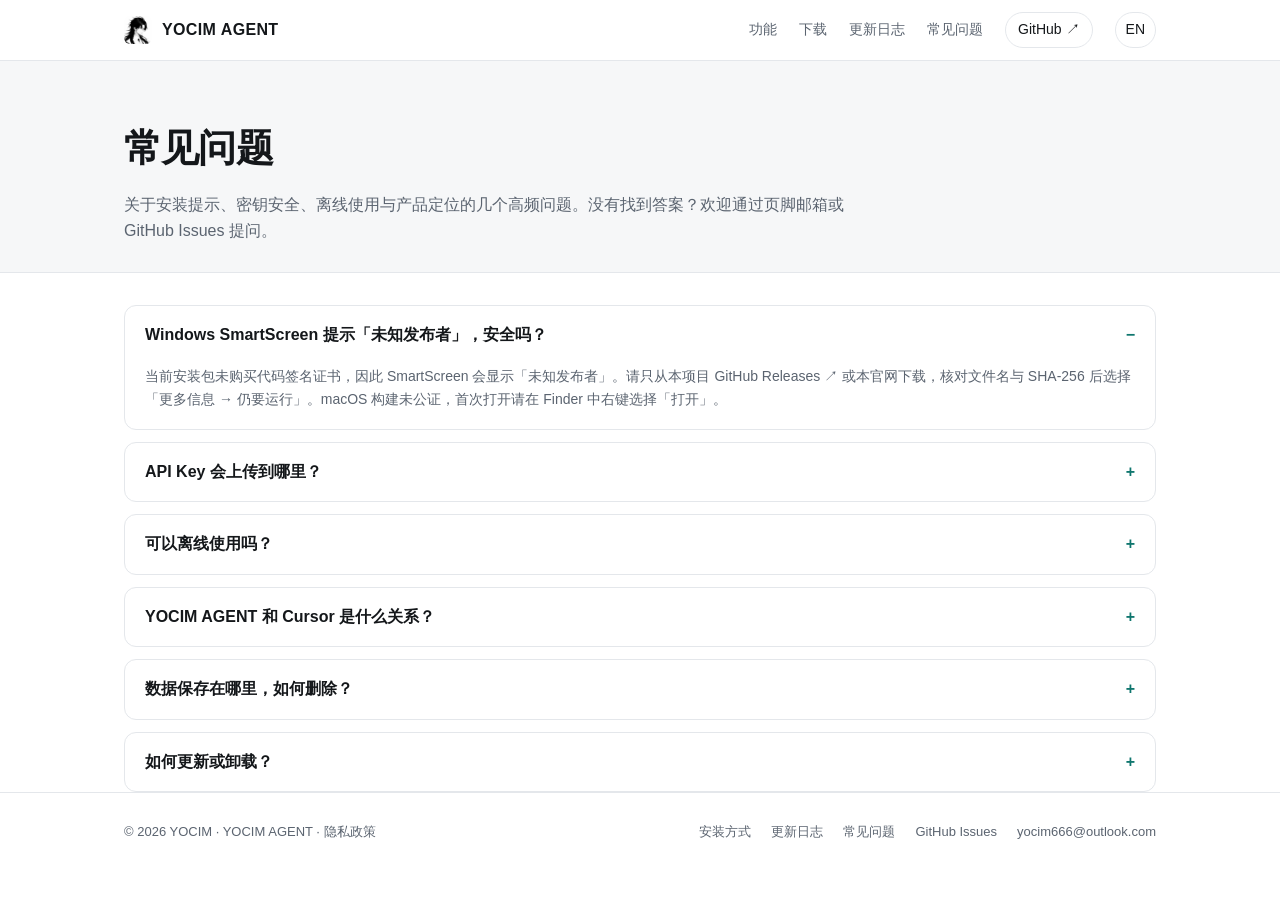
<file: faq.html>
<!doctype html>
<html lang="zh-CN">
  <head>
    <meta charset="utf-8" />
    <meta name="viewport" content="width=device-width, initial-scale=1" />
    <title>常见问题 — YOCIM AGENT</title>
    <meta
      name="description"
      content="YOCIM AGENT 常见问题：SmartScreen 提示、API Key 安全、离线可用性、与 Cursor 的关系、数据存储与更新。"
    />
    <link rel="canonical" href="https://agent.yocim.top/faq.html" />
    <link rel="alternate" hreflang="zh-CN" href="https://agent.yocim.top/faq.html" />
    <link rel="alternate" hreflang="en" href="https://agent.yocim.top/en/faq.html" />
    <link rel="alternate" hreflang="x-default" href="https://agent.yocim.top/faq.html" />
    <meta property="og:site_name" content="YOCIM AGENT" />
    <meta property="og:locale" content="zh_CN" />
    <meta property="og:type" content="website" />
    <meta property="og:title" content="常见问题 — YOCIM AGENT" />
    <meta property="og:url" content="https://agent.yocim.top/faq.html" />
    <meta property="og:description" content="SmartScreen、API Key 安全、离线可用性、与 Cursor 的关系等常见问题。" />
    <meta property="og:image" content="https://agent.yocim.top/assets/icon-256.png" />
    <meta name="twitter:card" content="summary_large_image" />
    <link rel="icon" href="assets/icon.ico" sizes="any" />
    <link rel="icon" type="image/png" sizes="32x32" href="assets/favicon-32.png" />
    <link rel="apple-touch-icon" href="assets/apple-touch-icon.png" />
    <link rel="stylesheet" href="assets/styles.css" />
    <script type="application/ld+json">
      {
        "@context": "https://schema.org",
        "@type": "FAQPage",
        "name": "YOCIM AGENT 常见问题",
        "url": "https://agent.yocim.top/faq.html",
        "dateModified": "2026-11-18",
        "mainEntity": [
          {
            "@type": "Question",
            "name": "Windows SmartScreen 提示未知发布者，安全吗？",
            "acceptedAnswer": {
              "@type": "Answer",
              "text": "当前安装包未购买代码签名证书，因此 SmartScreen 会显示未知发布者。请只从本项目 GitHub Releases 或本官网下载，核对文件名与 SHA-256 后选择更多信息 → 仍要运行。macOS 构建未公证，首次打开请在 Finder 中右键选择打开。"
            }
          },
          {
            "@type": "Question",
            "name": "API Key 会上传到哪里？",
            "acceptedAnswer": {
              "@type": "Answer",
              "text": "API Key 经 Electron safeStorage 加密后保存在本机，界面只能读取是否已配置。请求只发送到你选择的模型服务或你自行配置的端点；YOCIM 不运营中转服务，也不会收集你的密钥。"
            }
          },
          {
            "@type": "Question",
            "name": "可以离线使用吗？",
            "acceptedAnswer": {
              "@type": "Answer",
              "text": "应用本体和本地数据可离线使用；配置本地 Ollama 等本地模型后，对话也能完全离线。云端模型、联网搜索、更新检查需要网络。首次安装和更新必须从 GitHub Releases 下载安装包。"
            }
          },
          {
            "@type": "Question",
            "name": "YOCIM AGENT 和 Cursor 是什么关系？",
            "acceptedAnswer": {
              "@type": "Answer",
              "text": "两者没有隶属关系。YOCIM AGENT 是独立的开源桌面应用，不是 Cursor 的分支或插件，也不依赖 Cursor 的专有服务。你可以同时使用它们，项目会话和设置互不共享。"
            }
          },
          {
            "@type": "Question",
            "name": "数据保存在哪里，如何删除？",
            "acceptedAnswer": {
              "@type": "Answer",
              "text": "项目、会话、消息、设置和审计日志保存在 Electron userData 目录，Windows 通常为 %APPDATA%\\YOCIM AGENT。可在设置 → 存储 更改目录，重启生效。删除整个目录即可清除本地数据；卸载应用不会自动删除它。"
            }
          },
          {
            "@type": "Question",
            "name": "如何更新或卸载？",
            "acceptedAnswer": {
              "@type": "Answer",
              "text": "应用启动后会检查新版本；也可从官网更新日志或 GitHub Releases 下载最新安装包覆盖安装，升级会保留本地会话、设置与 API Key。Windows 可在设置中卸载，macOS 将应用拖到废纸篓，Scoop 用户可运行 scoop update yocim-agent。"
            }
          }
        ]
      }
    </script>
  </head>
  <body>
    <a class="skip-link" href="#main">跳到正文</a>

    <header class="site-header">
      <div class="wrap header-inner">
        <a class="brand" href="/">
          <img class="brand-mark" src="assets/icon-256.png" alt="YOCIM AGENT" width="28" height="28" />
          <span class="brand-name">YOCIM <strong>AGENT</strong></span>
        </a>
        <nav class="nav" aria-label="主导航">
          <a href="/#features">功能</a>
          <a href="/#download">下载</a>
          <a href="changelog.html">更新日志</a>
          <a href="faq.html">常见问题</a>
          <a class="nav-ext" href="https://github.com/YOCIM888/YOCIM-AGENT" target="_blank" rel="noopener"
            >GitHub ↗</a
          >
          <a class="nav-lang" href="/en/faq.html" lang="en" hreflang="en">EN</a>
        </nav>
      </div>
    </header>

    <main id="main">
      <div class="page-head">
        <div class="wrap">
          <h1>常见问题</h1>
          <p>关于安装提示、密钥安全、离线使用与产品定位的几个高频问题。没有找到答案？欢迎通过页脚邮箱或 GitHub Issues 提问。</p>
        </div>
      </div>

      <div class="wrap">
        <div class="faq-list">
          <details class="faq-item" open>
            <summary>Windows SmartScreen 提示「未知发布者」，安全吗？</summary>
            <div class="faq-body">
              <p>
                当前安装包未购买代码签名证书，因此 SmartScreen 会显示「未知发布者」。请只从本项目
                <a href="https://github.com/YOCIM888/YOCIM-AGENT/releases/latest" target="_blank" rel="noopener"
                  >GitHub Releases ↗</a
                >
                或本官网下载，核对文件名与 SHA-256 后选择「更多信息 → 仍要运行」。macOS 构建未公证，首次打开请在 Finder 中右键选择「打开」。
              </p>
            </div>
          </details>
          <details class="faq-item">
            <summary>API Key 会上传到哪里？</summary>
            <div class="faq-body">
              <p>
                API Key 经 Electron <code>safeStorage</code> 加密后保存在本机，界面只能读取「是否已配置」。请求只发送到你选择的模型服务或你自行配置的端点；YOCIM 不运营中转服务，也不会收集你的密钥。详见
                <a href="privacy.html">隐私政策</a>。
              </p>
            </div>
          </details>
          <details class="faq-item">
            <summary>可以离线使用吗？</summary>
            <div class="faq-body">
              <p>
                应用本体和本地数据可离线使用；配置本地 Ollama 等模型后，对话也能完全离线。云端模型、联网搜索、更新检查需要网络。首次安装和后续更新必须从 GitHub Releases 下载安装包。
              </p>
            </div>
          </details>
          <details class="faq-item">
            <summary>YOCIM AGENT 和 Cursor 是什么关系？</summary>
            <div class="faq-body">
              <p>
                两者没有隶属关系。YOCIM AGENT 是独立的开源桌面应用，不是 Cursor 的分支或插件，也不依赖 Cursor 的专有服务。你可以同时使用它们，项目会话和设置互不共享。首页有
                <a href="/#compare">功能对比</a>。
              </p>
            </div>
          </details>
          <details class="faq-item">
            <summary>数据保存在哪里，如何删除？</summary>
            <div class="faq-body">
              <p>
                项目、会话、消息、设置和审计日志保存在 Electron <code>userData</code> 目录，Windows 通常为
                <code>%APPDATA%\YOCIM AGENT</code>。可在「设置 → 存储」更改目录，重启生效。删除整个目录即可清除本地数据；卸载应用不会自动删除它。
              </p>
            </div>
          </details>
          <details class="faq-item">
            <summary>如何更新或卸载？</summary>
            <div class="faq-body">
              <p>
                应用启动后会检查新版本；也可从官网<a href="changelog.html">更新日志</a>或 GitHub Releases 下载最新安装包覆盖安装，升级会保留本地会话、设置与 API Key。Windows 可在系统设置中卸载，macOS 将应用拖到废纸篓，Scoop 用户可运行
                <code>scoop update yocim-agent</code>。
              </p>
            </div>
          </details>
        </div>
      </div>
    </main>

    <footer class="site-footer">
      <div class="wrap footer-inner">
        <p>© 2026 YOCIM · YOCIM AGENT · <a href="privacy.html">隐私政策</a></p>
        <nav aria-label="页脚导航">
          <a href="install.html">安装方式</a>
          <a href="changelog.html">更新日志</a>
          <a href="faq.html">常见问题</a>
          <a href="https://github.com/YOCIM888/YOCIM-AGENT/issues" target="_blank" rel="noopener">GitHub Issues</a>
          <a href="mailto:yocim666@outlook.com">yocim666@outlook.com</a>
        </nav>
      </div>
    </footer>

    <script src="assets/main.js" defer></script>
  </body>
</html>
</file>
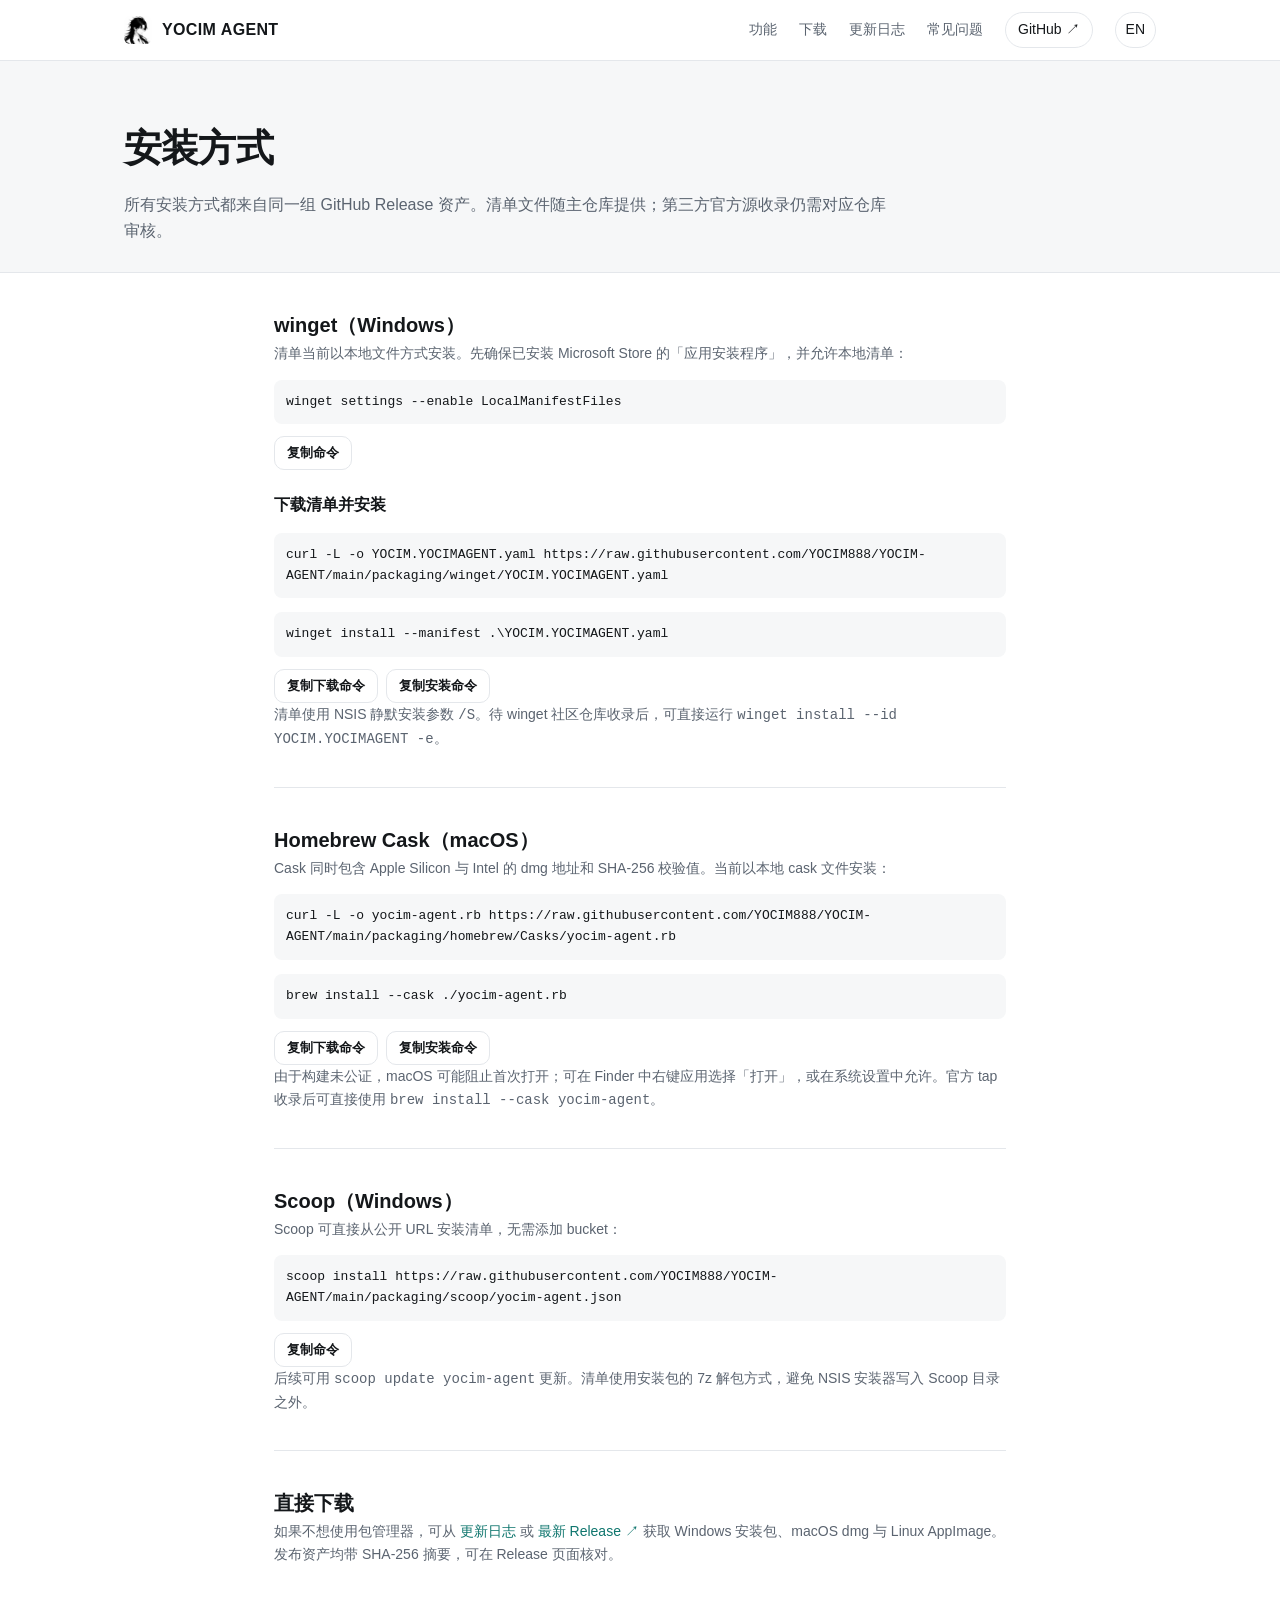
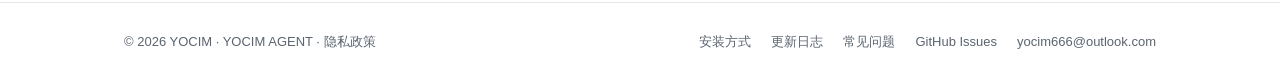
<file: install.html>
<!doctype html>
<html lang="zh-CN">
  <head>
    <meta charset="utf-8" />
    <meta name="viewport" content="width=device-width, initial-scale=1" />
    <title>安装方式 — YOCIM AGENT</title>
    <meta
      name="description"
      content="通过 winget、Homebrew Cask、Scoop 或直接下载安装包安装 YOCIM AGENT，包含命令、清单地址与校验说明。"
    />
    <link rel="canonical" href="https://agent.yocim.top/install.html" />
    <link rel="alternate" hreflang="zh-CN" href="https://agent.yocim.top/install.html" />
    <link rel="alternate" hreflang="en" href="https://agent.yocim.top/en/install.html" />
    <link rel="alternate" hreflang="x-default" href="https://agent.yocim.top/install.html" />
    <meta property="og:site_name" content="YOCIM AGENT" />
    <meta property="og:locale" content="zh_CN" />
    <meta property="og:type" content="website" />
    <meta property="og:title" content="安装方式 — YOCIM AGENT" />
    <meta property="og:url" content="https://agent.yocim.top/install.html" />
    <meta property="og:description" content="winget / Homebrew Cask / Scoop 与直接下载的安装命令。" />
    <meta property="og:image" content="https://agent.yocim.top/assets/icon-256.png" />
    <meta name="twitter:card" content="summary_large_image" />
    <link rel="icon" href="assets/icon.ico" sizes="any" />
    <link rel="icon" type="image/png" sizes="32x32" href="assets/favicon-32.png" />
    <link rel="apple-touch-icon" href="assets/apple-touch-icon.png" />
    <link rel="stylesheet" href="assets/styles.css" />
    <script type="application/ld+json">
      {
        "@context": "https://schema.org",
        "@type": "WebPage",
        "name": "安装方式 — YOCIM AGENT",
        "url": "https://agent.yocim.top/install.html",
        "description": "winget、Homebrew Cask、Scoop 与直接下载的安装说明。",
        "dateModified": "2026-11-18",
        "publisher": { "@type": "Organization", "name": "YOCIM" }
      }
    </script>
  </head>
  <body>
    <a class="skip-link" href="#main">跳到正文</a>

    <header class="site-header">
      <div class="wrap header-inner">
        <a class="brand" href="/">
          <img class="brand-mark" src="assets/icon-256.png" alt="YOCIM AGENT" width="28" height="28" />
          <span class="brand-name">YOCIM <strong>AGENT</strong></span>
        </a>
        <nav class="nav" aria-label="主导航">
          <a href="/#features">功能</a>
          <a href="/#download">下载</a>
          <a href="changelog.html">更新日志</a>
          <a href="faq.html">常见问题</a>
          <a class="nav-ext" href="https://github.com/YOCIM888/YOCIM-AGENT" target="_blank" rel="noopener"
            >GitHub ↗</a
          >
          <a class="nav-lang" href="/en/install.html" lang="en" hreflang="en">EN</a>
        </nav>
      </div>
    </header>

    <main id="main">
      <div class="page-head">
        <div class="wrap">
          <h1>安装方式</h1>
          <p>所有安装方式都来自同一组 GitHub Release 资产。清单文件随主仓库提供；第三方官方源收录仍需对应仓库审核。</p>
        </div>
      </div>

      <div class="wrap prose">
        <section id="winget">
          <h2>winget（Windows）</h2>
          <p>清单当前以本地文件方式安装。先确保已安装 Microsoft Store 的「应用安装程序」，并允许本地清单：</p>
          <div class="pm-command">winget settings --enable LocalManifestFiles</div>
          <div class="pm-actions">
            <button
              class="btn ghost small copy-btn"
              type="button"
              data-copy="winget settings --enable LocalManifestFiles"
            >
              复制命令
            </button>
          </div>
          <h3>下载清单并安装</h3>
          <div class="pm-command">
            curl -L -o YOCIM.YOCIMAGENT.yaml https://raw.githubusercontent.com/YOCIM888/YOCIM-AGENT/main/packaging/winget/YOCIM.YOCIMAGENT.yaml
          </div>
          <div class="pm-command">winget install --manifest .\YOCIM.YOCIMAGENT.yaml</div>
          <div class="pm-actions">
            <button
              class="btn ghost small copy-btn"
              type="button"
              data-copy="curl -L -o YOCIM.YOCIMAGENT.yaml https://raw.githubusercontent.com/YOCIM888/YOCIM-AGENT/main/packaging/winget/YOCIM.YOCIMAGENT.yaml"
            >
              复制下载命令
            </button>
            <button
              class="btn ghost small copy-btn"
              type="button"
              data-copy="winget install --manifest .\YOCIM.YOCIMAGENT.yaml"
            >
              复制安装命令
            </button>
          </div>
          <p>清单使用 NSIS 静默安装参数 <code>/S</code>。待 winget 社区仓库收录后，可直接运行 <code>winget install --id YOCIM.YOCIMAGENT -e</code>。</p>
        </section>

        <section id="homebrew">
          <h2>Homebrew Cask（macOS）</h2>
          <p>Cask 同时包含 Apple Silicon 与 Intel 的 dmg 地址和 SHA-256 校验值。当前以本地 cask 文件安装：</p>
          <div class="pm-command">
            curl -L -o yocim-agent.rb https://raw.githubusercontent.com/YOCIM888/YOCIM-AGENT/main/packaging/homebrew/Casks/yocim-agent.rb
          </div>
          <div class="pm-command">brew install --cask ./yocim-agent.rb</div>
          <div class="pm-actions">
            <button
              class="btn ghost small copy-btn"
              type="button"
              data-copy="curl -L -o yocim-agent.rb https://raw.githubusercontent.com/YOCIM888/YOCIM-AGENT/main/packaging/homebrew/Casks/yocim-agent.rb"
            >
              复制下载命令
            </button>
            <button class="btn ghost small copy-btn" type="button" data-copy="brew install --cask ./yocim-agent.rb">
              复制安装命令
            </button>
          </div>
          <p>由于构建未公证，macOS 可能阻止首次打开；可在 Finder 中右键应用选择「打开」，或在系统设置中允许。官方 tap 收录后可直接使用 <code>brew install --cask yocim-agent</code>。</p>
        </section>

        <section id="scoop">
          <h2>Scoop（Windows）</h2>
          <p>Scoop 可直接从公开 URL 安装清单，无需添加 bucket：</p>
          <div class="pm-command">
            scoop install https://raw.githubusercontent.com/YOCIM888/YOCIM-AGENT/main/packaging/scoop/yocim-agent.json
          </div>
          <div class="pm-actions">
            <button
              class="btn ghost small copy-btn"
              type="button"
              data-copy="scoop install https://raw.githubusercontent.com/YOCIM888/YOCIM-AGENT/main/packaging/scoop/yocim-agent.json"
            >
              复制命令
            </button>
          </div>
          <p>后续可用 <code>scoop update yocim-agent</code> 更新。清单使用安装包的 7z 解包方式，避免 NSIS 安装器写入 Scoop 目录之外。</p>
        </section>

        <section>
          <h2>直接下载</h2>
          <p>
            如果不想使用包管理器，可从
            <a href="changelog.html">更新日志</a> 或
            <a href="https://github.com/YOCIM888/YOCIM-AGENT/releases/latest" target="_blank" rel="noopener"
              >最新 Release ↗</a
            >
            获取 Windows 安装包、macOS dmg 与 Linux AppImage。发布资产均带 SHA-256 摘要，可在 Release 页面核对。
          </p>
        </section>
      </div>
    </main>

    <footer class="site-footer">
      <div class="wrap footer-inner">
        <p>© 2026 YOCIM · YOCIM AGENT · <a href="privacy.html">隐私政策</a></p>
        <nav aria-label="页脚导航">
          <a href="install.html">安装方式</a>
          <a href="changelog.html">更新日志</a>
          <a href="faq.html">常见问题</a>
          <a href="https://github.com/YOCIM888/YOCIM-AGENT/issues" target="_blank" rel="noopener">GitHub Issues</a>
          <a href="mailto:yocim666@outlook.com">yocim666@outlook.com</a>
        </nav>
      </div>
    </footer>

    <script src="assets/main.js" defer></script>
  </body>
</html>
</file>
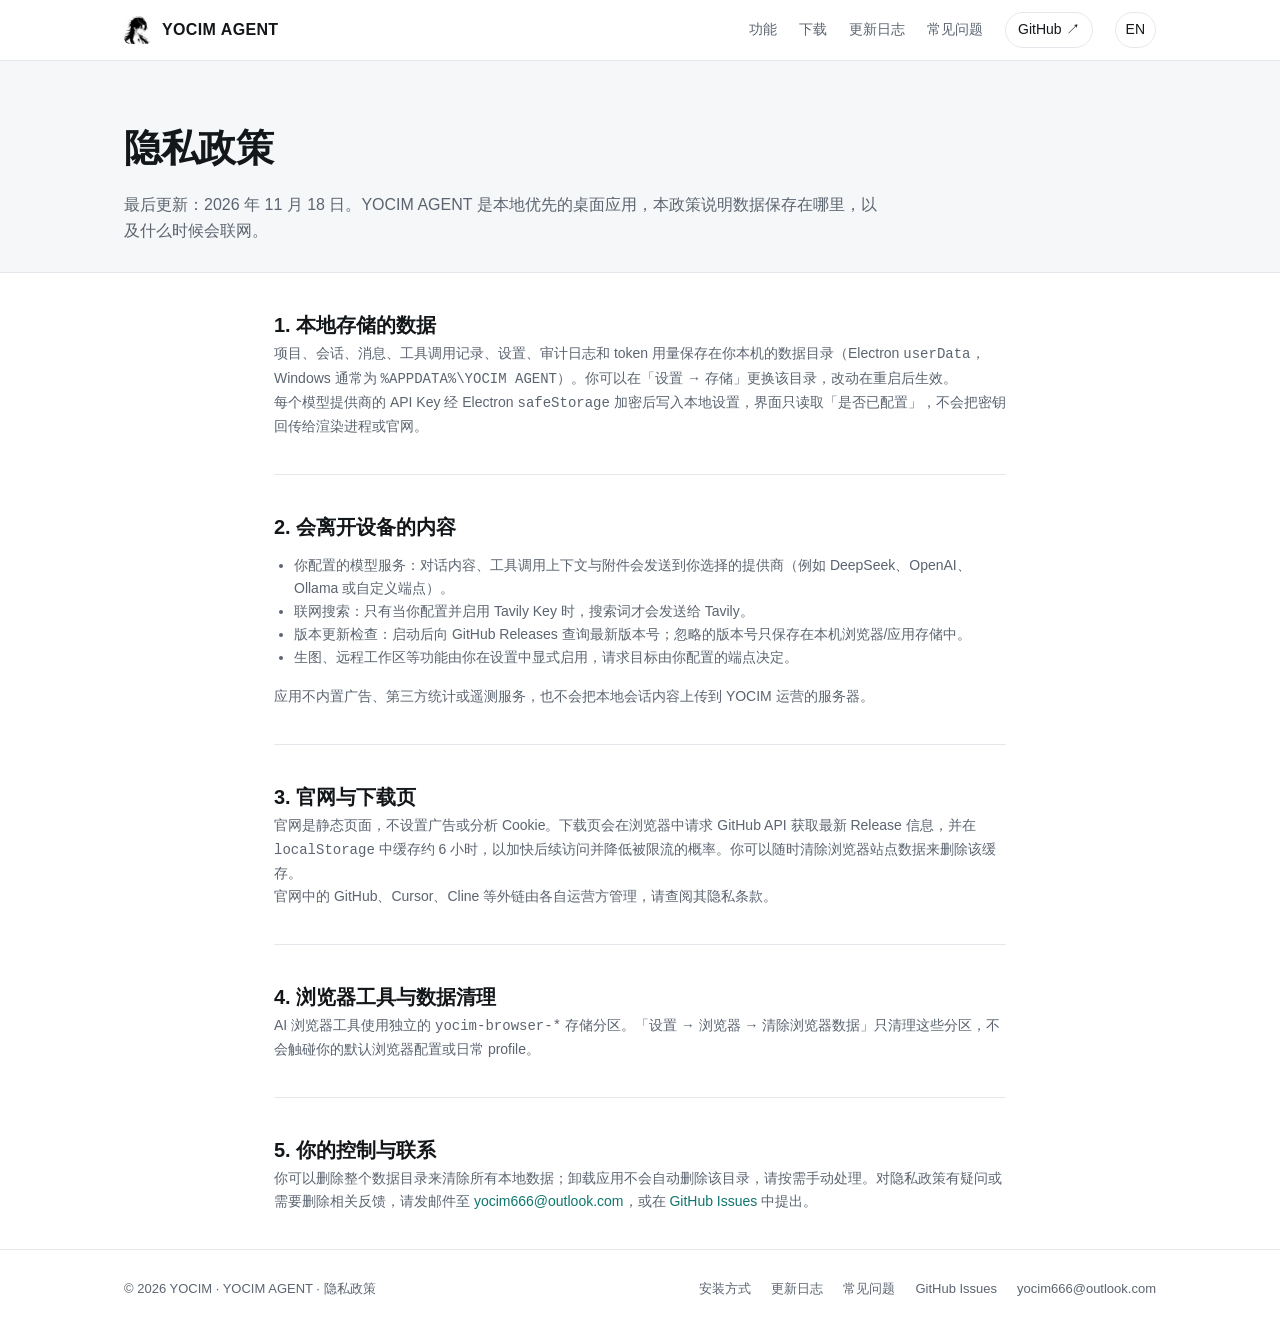
<file: privacy.html>
<!doctype html>
<html lang="zh-CN">
  <head>
    <meta charset="utf-8" />
    <meta name="viewport" content="width=device-width, initial-scale=1" />
    <title>隐私政策 — YOCIM AGENT</title>
    <meta
      name="description"
      content="YOCIM AGENT 的隐私政策：数据如何保存在本地、哪些请求会离开设备、官网缓存与第三方链接说明。"
    />
    <link rel="canonical" href="https://agent.yocim.top/privacy.html" />
    <link rel="alternate" hreflang="zh-CN" href="https://agent.yocim.top/privacy.html" />
    <link rel="alternate" hreflang="en" href="https://agent.yocim.top/en/privacy.html" />
    <link rel="alternate" hreflang="x-default" href="https://agent.yocim.top/privacy.html" />
    <meta property="og:site_name" content="YOCIM AGENT" />
    <meta property="og:locale" content="zh_CN" />
    <meta property="og:type" content="website" />
    <meta property="og:title" content="隐私政策 — YOCIM AGENT" />
    <meta property="og:url" content="https://agent.yocim.top/privacy.html" />
    <meta property="og:description" content="了解 YOCIM AGENT 的本地数据存储、网络请求与官网缓存策略。" />
    <meta property="og:image" content="https://agent.yocim.top/assets/icon-256.png" />
    <meta name="twitter:card" content="summary_large_image" />
    <link rel="icon" href="assets/icon.ico" sizes="any" />
    <link rel="icon" type="image/png" sizes="32x32" href="assets/favicon-32.png" />
    <link rel="apple-touch-icon" href="assets/apple-touch-icon.png" />
    <link rel="stylesheet" href="assets/styles.css" />
    <script type="application/ld+json">
      {
        "@context": "https://schema.org",
        "@type": "WebPage",
        "name": "隐私政策 — YOCIM AGENT",
        "url": "https://agent.yocim.top/privacy.html",
        "description": "YOCIM AGENT 的本地数据存储、网络请求与官网缓存说明。",
        "dateModified": "2026-11-18",
        "publisher": { "@type": "Organization", "name": "YOCIM" }
      }
    </script>
  </head>
  <body>
    <a class="skip-link" href="#main">跳到正文</a>

    <header class="site-header">
      <div class="wrap header-inner">
        <a class="brand" href="/">
          <img class="brand-mark" src="assets/icon-256.png" alt="YOCIM AGENT" width="28" height="28" />
          <span class="brand-name">YOCIM <strong>AGENT</strong></span>
        </a>
        <nav class="nav" aria-label="主导航">
          <a href="/#features">功能</a>
          <a href="/#download">下载</a>
          <a href="changelog.html">更新日志</a>
          <a href="faq.html">常见问题</a>
          <a class="nav-ext" href="https://github.com/YOCIM888/YOCIM-AGENT" target="_blank" rel="noopener"
            >GitHub ↗</a
          >
          <a class="nav-lang" href="/en/privacy.html" lang="en" hreflang="en">EN</a>
        </nav>
      </div>
    </header>

    <main id="main">
      <div class="page-head">
        <div class="wrap">
          <h1>隐私政策</h1>
          <p>最后更新：2026 年 11 月 18 日。YOCIM AGENT 是本地优先的桌面应用，本政策说明数据保存在哪里，以及什么时候会联网。</p>
        </div>
      </div>

      <div class="wrap prose">
        <section>
          <h2>1. 本地存储的数据</h2>
          <p>
            项目、会话、消息、工具调用记录、设置、审计日志和 token 用量保存在你本机的数据目录（Electron
            <code>userData</code>，Windows 通常为 <code>%APPDATA%\YOCIM AGENT</code>）。你可以在「设置 → 存储」更换该目录，改动在重启后生效。
          </p>
          <p>
            每个模型提供商的 API Key 经 Electron <code>safeStorage</code> 加密后写入本地设置，界面只读取「是否已配置」，不会把密钥回传给渲染进程或官网。
          </p>
        </section>

        <section>
          <h2>2. 会离开设备的内容</h2>
          <ul>
            <li>你配置的模型服务：对话内容、工具调用上下文与附件会发送到你选择的提供商（例如 DeepSeek、OpenAI、Ollama 或自定义端点）。</li>
            <li>联网搜索：只有当你配置并启用 Tavily Key 时，搜索词才会发送给 Tavily。</li>
            <li>版本更新检查：启动后向 GitHub Releases 查询最新版本号；忽略的版本号只保存在本机浏览器/应用存储中。</li>
            <li>生图、远程工作区等功能由你在设置中显式启用，请求目标由你配置的端点决定。</li>
          </ul>
          <p>应用不内置广告、第三方统计或遥测服务，也不会把本地会话内容上传到 YOCIM 运营的服务器。</p>
        </section>

        <section>
          <h2>3. 官网与下载页</h2>
          <p>
            官网是静态页面，不设置广告或分析 Cookie。下载页会在浏览器中请求 GitHub API 获取最新 Release 信息，并在
            <code>localStorage</code> 中缓存约 6 小时，以加快后续访问并降低被限流的概率。你可以随时清除浏览器站点数据来删除该缓存。
          </p>
          <p>官网中的 GitHub、Cursor、Cline 等外链由各自运营方管理，请查阅其隐私条款。</p>
        </section>

        <section>
          <h2>4. 浏览器工具与数据清理</h2>
          <p>
            AI 浏览器工具使用独立的 <code>yocim-browser-*</code> 存储分区。「设置 → 浏览器 → 清除浏览器数据」只清理这些分区，不会触碰你的默认浏览器配置或日常 profile。
          </p>
        </section>

        <section>
          <h2>5. 你的控制与联系</h2>
          <p>
            你可以删除整个数据目录来清除所有本地数据；卸载应用不会自动删除该目录，请按需手动处理。对隐私政策有疑问或需要删除相关反馈，请发邮件至
            <a href="mailto:yocim666@outlook.com">yocim666@outlook.com</a>，或在
            <a href="https://github.com/YOCIM888/YOCIM-AGENT/issues" target="_blank" rel="noopener">GitHub Issues</a> 中提出。
          </p>
        </section>
      </div>
    </main>

    <footer class="site-footer">
      <div class="wrap footer-inner">
        <p>© 2026 YOCIM · YOCIM AGENT · <a href="privacy.html">隐私政策</a></p>
        <nav aria-label="页脚导航">
          <a href="install.html">安装方式</a>
          <a href="changelog.html">更新日志</a>
          <a href="faq.html">常见问题</a>
          <a href="https://github.com/YOCIM888/YOCIM-AGENT/issues" target="_blank" rel="noopener">GitHub Issues</a>
          <a href="mailto:yocim666@outlook.com">yocim666@outlook.com</a>
        </nav>
      </div>
    </footer>

    <script src="assets/main.js" defer></script>
  </body>
</html>
</file>
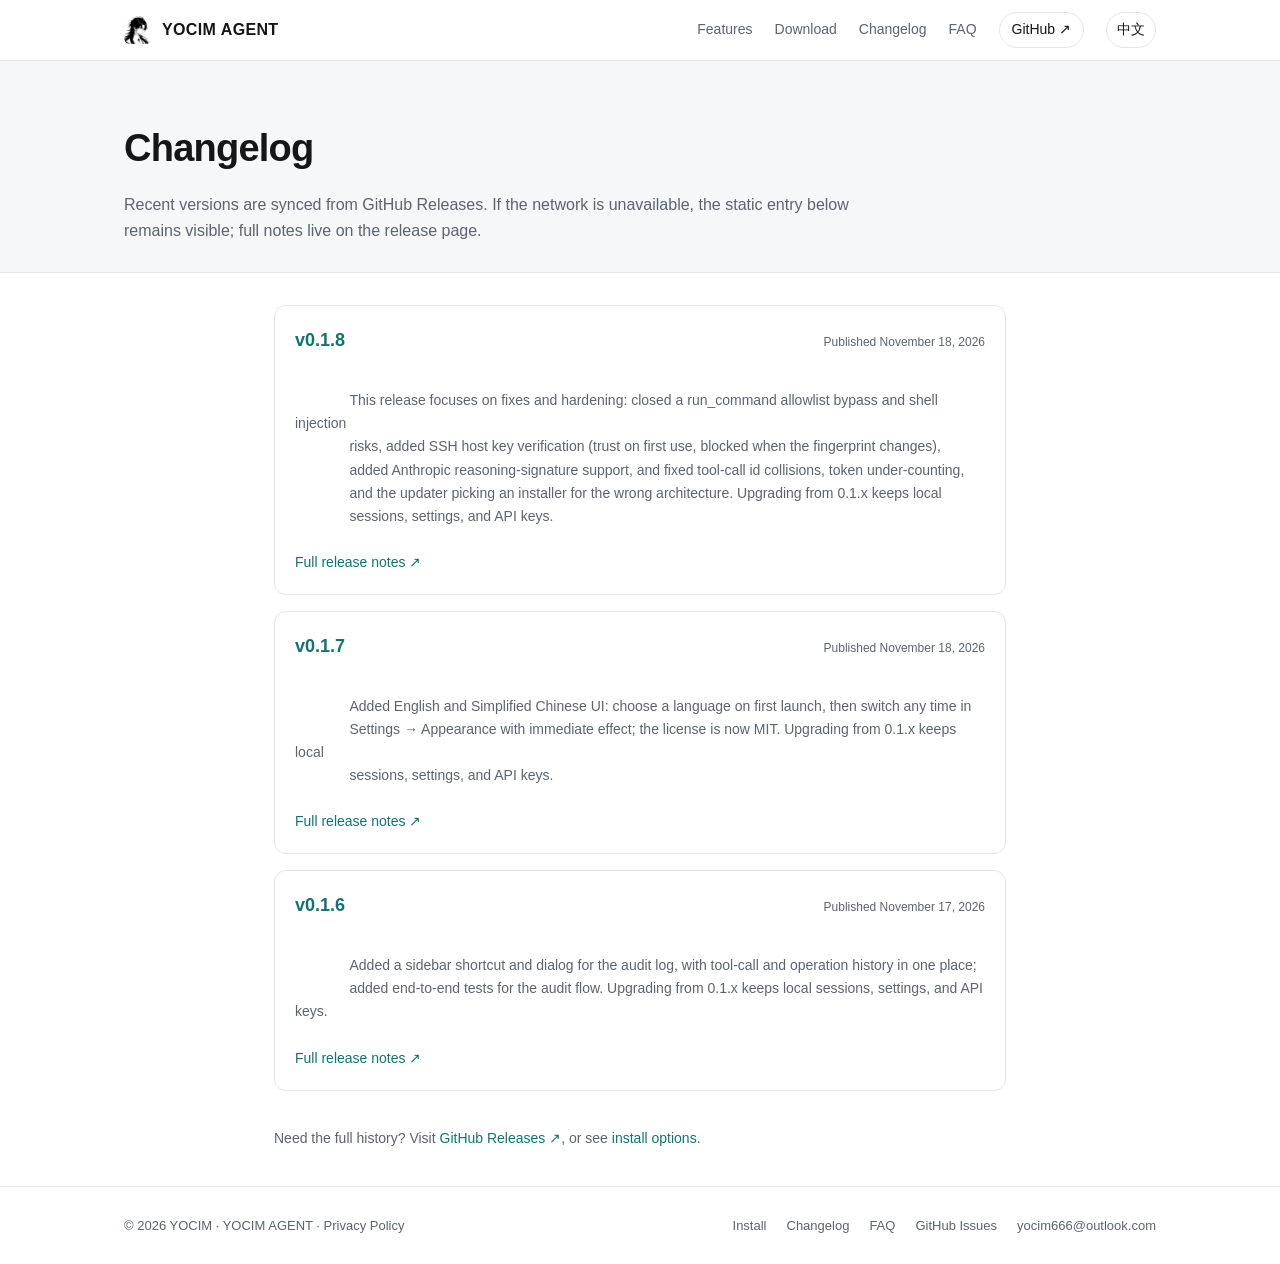
<file: en/changelog.html>
<!doctype html>
<html lang="en">
  <head>
    <meta charset="utf-8" />
    <meta name="viewport" content="width=device-width, initial-scale=1" />
    <title>Changelog — YOCIM AGENT</title>
    <meta
      name="description"
      content="YOCIM AGENT release history, synced from GitHub Releases with download links for every version."
    />
    <link rel="canonical" href="https://agent.yocim.top/en/changelog.html" />
    <link rel="alternate" hreflang="zh-CN" href="https://agent.yocim.top/changelog.html" />
    <link rel="alternate" hreflang="en" href="https://agent.yocim.top/en/changelog.html" />
    <link rel="alternate" hreflang="x-default" href="https://agent.yocim.top/changelog.html" />
    <meta property="og:site_name" content="YOCIM AGENT" />
    <meta property="og:locale" content="en_US" />
    <meta property="og:type" content="website" />
    <meta property="og:title" content="Changelog — YOCIM AGENT" />
    <meta property="og:url" content="https://agent.yocim.top/en/changelog.html" />
    <meta property="og:description" content="Release history synced from GitHub Releases." />
    <meta property="og:image" content="https://agent.yocim.top/assets/icon-256.png" />
    <meta name="twitter:card" content="summary_large_image" />
    <link rel="icon" href="../assets/icon.ico" sizes="any" />
    <link rel="icon" type="image/png" sizes="32x32" href="../assets/favicon-32.png" />
    <link rel="apple-touch-icon" href="../assets/apple-touch-icon.png" />
    <link rel="stylesheet" href="../assets/styles.css" />
    <script type="application/ld+json">
      {
        "@context": "https://schema.org",
        "@type": "WebPage",
        "name": "Changelog — YOCIM AGENT",
        "url": "https://agent.yocim.top/en/changelog.html",
        "description": "YOCIM AGENT release history synced from GitHub Releases.",
        "dateModified": "2026-11-18",
        "publisher": { "@type": "Organization", "name": "YOCIM" }
      }
    </script>
  </head>
  <body>
    <a class="skip-link" href="#main">Skip to content</a>

    <header class="site-header">
      <div class="wrap header-inner">
        <a class="brand" href="/en/">
          <img class="brand-mark" src="../assets/icon-256.png" alt="YOCIM AGENT" width="28" height="28" />
          <span class="brand-name">YOCIM <strong>AGENT</strong></span>
        </a>
        <nav class="nav" aria-label="Main navigation">
          <a href="/en/#features">Features</a>
          <a href="/en/#download">Download</a>
          <a href="changelog.html">Changelog</a>
          <a href="faq.html">FAQ</a>
          <a class="nav-ext" href="https://github.com/YOCIM888/YOCIM-AGENT" target="_blank" rel="noopener"
            >GitHub ↗</a
          >
          <a class="nav-lang" href="/changelog.html" lang="zh-CN" hreflang="zh-CN">中文</a>
        </nav>
      </div>
    </header>

    <main id="main">
      <div class="page-head">
        <div class="wrap">
          <h1>Changelog</h1>
          <p>Recent versions are synced from GitHub Releases. If the network is unavailable, the static entry below remains visible; full notes live on the release page.</p>
        </div>
      </div>

      <div class="wrap prose">
        <div id="release-list" class="release-list">
          <article class="release">
            <div class="release-head">
              <h2>
                <a href="https://github.com/YOCIM888/YOCIM-AGENT/releases/tag/v0.1.8" target="_blank" rel="noopener"
                  >v0.1.8</a
                >
              </h2>
              <time datetime="2026-11-18">Published November 18, 2026</time>
            </div>
            <p class="release-body">
              This release focuses on fixes and hardening: closed a run_command allowlist bypass and shell injection
              risks, added SSH host key verification (trust on first use, blocked when the fingerprint changes),
              added Anthropic reasoning-signature support, and fixed tool-call id collisions, token under-counting,
              and the updater picking an installer for the wrong architecture. Upgrading from 0.1.x keeps local
              sessions, settings, and API keys.
            </p>
            <p>
              <a href="https://github.com/YOCIM888/YOCIM-AGENT/releases/tag/v0.1.8" target="_blank" rel="noopener"
                >Full release notes ↗</a
              >
            </p>
          </article>
          <article class="release">
            <div class="release-head">
              <h2>
                <a href="https://github.com/YOCIM888/YOCIM-AGENT/releases/tag/v0.1.7" target="_blank" rel="noopener"
                  >v0.1.7</a
                >
              </h2>
              <time datetime="2026-11-18">Published November 18, 2026</time>
            </div>
            <p class="release-body">
              Added English and Simplified Chinese UI: choose a language on first launch, then switch any time in
              Settings → Appearance with immediate effect; the license is now MIT. Upgrading from 0.1.x keeps local
              sessions, settings, and API keys.
            </p>
            <p>
              <a href="https://github.com/YOCIM888/YOCIM-AGENT/releases/tag/v0.1.7" target="_blank" rel="noopener"
                >Full release notes ↗</a
              >
            </p>
          </article>
          <article class="release">
            <div class="release-head">
              <h2>
                <a href="https://github.com/YOCIM888/YOCIM-AGENT/releases/tag/v0.1.6" target="_blank" rel="noopener"
                  >v0.1.6</a
                >
              </h2>
              <time datetime="2026-11-17">Published November 17, 2026</time>
            </div>
            <p class="release-body">
              Added a sidebar shortcut and dialog for the audit log, with tool-call and operation history in one place;
              added end-to-end tests for the audit flow. Upgrading from 0.1.x keeps local sessions, settings, and API keys.
            </p>
            <p>
              <a href="https://github.com/YOCIM888/YOCIM-AGENT/releases/tag/v0.1.6" target="_blank" rel="noopener"
                >Full release notes ↗</a
              >
            </p>
          </article>
        </div>
        <section>
          <p>
            Need the full history? Visit
            <a href="https://github.com/YOCIM888/YOCIM-AGENT/releases" target="_blank" rel="noopener"
              >GitHub Releases ↗</a
            >, or see <a href="install.html">install options</a>.
          </p>
        </section>
      </div>
    </main>

    <footer class="site-footer">
      <div class="wrap footer-inner">
        <p>© 2026 YOCIM · YOCIM AGENT · <a href="privacy.html">Privacy Policy</a></p>
        <nav aria-label="Footer navigation">
          <a href="install.html">Install</a>
          <a href="changelog.html">Changelog</a>
          <a href="faq.html">FAQ</a>
          <a href="https://github.com/YOCIM888/YOCIM-AGENT/issues" target="_blank" rel="noopener">GitHub Issues</a>
          <a href="mailto:yocim666@outlook.com">yocim666@outlook.com</a>
        </nav>
      </div>
    </footer>

    <script src="../assets/changelog.js" defer></script>
    <script src="../assets/main.js" defer></script>
  </body>
</html>
</file>
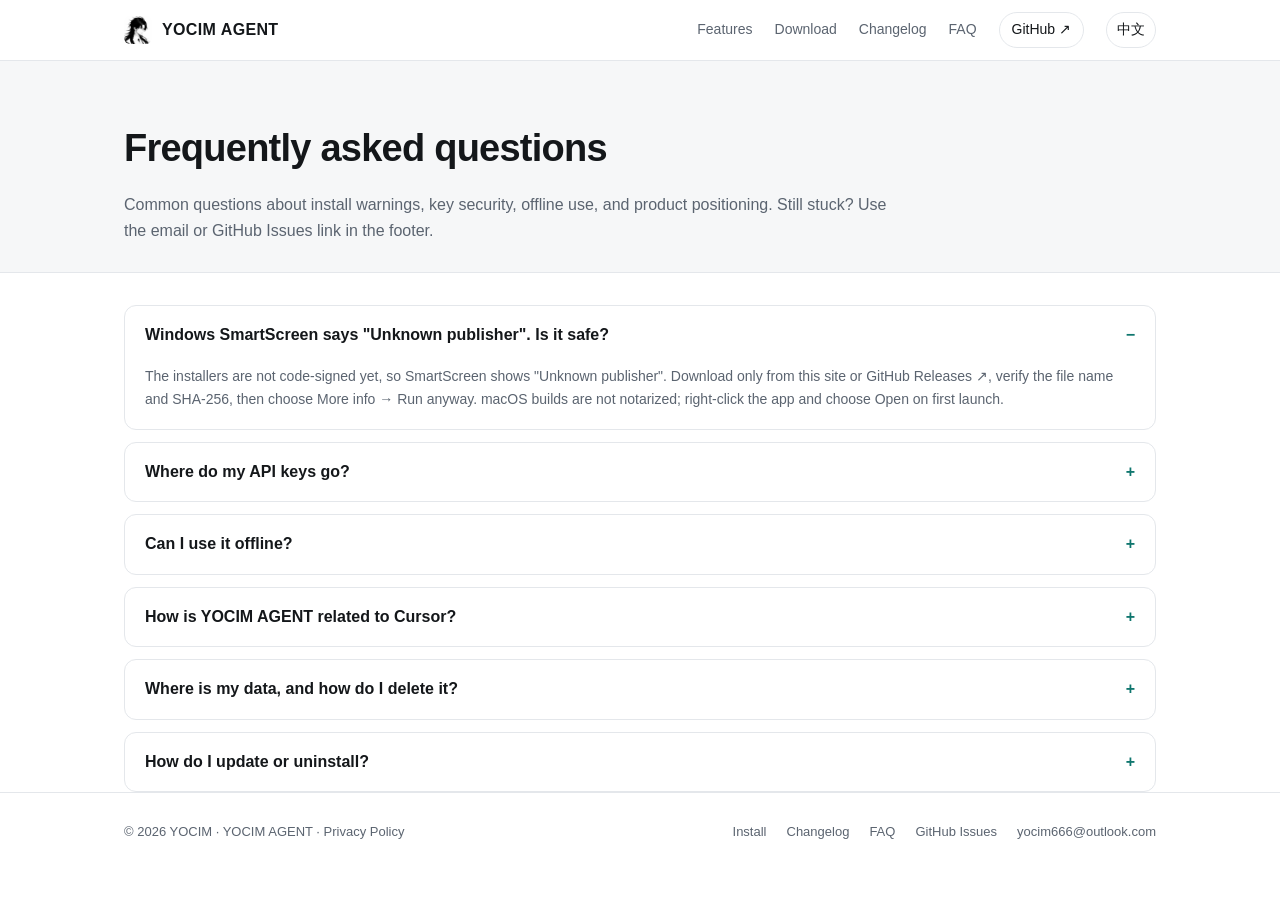
<file: en/faq.html>
<!doctype html>
<html lang="en">
  <head>
    <meta charset="utf-8" />
    <meta name="viewport" content="width=device-width, initial-scale=1" />
    <title>FAQ — YOCIM AGENT</title>
    <meta
      name="description"
      content="YOCIM AGENT FAQ: SmartScreen warnings, API key security, offline use, the relationship with Cursor, data location, and updates."
    />
    <link rel="canonical" href="https://agent.yocim.top/en/faq.html" />
    <link rel="alternate" hreflang="zh-CN" href="https://agent.yocim.top/faq.html" />
    <link rel="alternate" hreflang="en" href="https://agent.yocim.top/en/faq.html" />
    <link rel="alternate" hreflang="x-default" href="https://agent.yocim.top/faq.html" />
    <meta property="og:site_name" content="YOCIM AGENT" />
    <meta property="og:locale" content="en_US" />
    <meta property="og:type" content="website" />
    <meta property="og:title" content="FAQ — YOCIM AGENT" />
    <meta property="og:url" content="https://agent.yocim.top/en/faq.html" />
    <meta property="og:description" content="SmartScreen, API key safety, offline use, and how YOCIM differs from Cursor." />
    <meta property="og:image" content="https://agent.yocim.top/assets/icon-256.png" />
    <meta name="twitter:card" content="summary_large_image" />
    <link rel="icon" href="../assets/icon.ico" sizes="any" />
    <link rel="icon" type="image/png" sizes="32x32" href="../assets/favicon-32.png" />
    <link rel="apple-touch-icon" href="../assets/apple-touch-icon.png" />
    <link rel="stylesheet" href="../assets/styles.css" />
    <script type="application/ld+json">
      {
        "@context": "https://schema.org",
        "@type": "FAQPage",
        "name": "YOCIM AGENT FAQ",
        "url": "https://agent.yocim.top/en/faq.html",
        "dateModified": "2026-11-18",
        "mainEntity": [
          {
            "@type": "Question",
            "name": "Windows SmartScreen says Unknown publisher. Is it safe?",
            "acceptedAnswer": {
              "@type": "Answer",
              "text": "The installers are not code-signed yet, so SmartScreen shows Unknown publisher. Download only from this site or the project GitHub Releases, verify the file name and SHA-256, then choose More info → Run anyway. macOS builds are not notarized; right-click the app and choose Open on first launch."
            }
          },
          {
            "@type": "Question",
            "name": "Where do my API keys go?",
            "acceptedAnswer": {
              "@type": "Answer",
              "text": "API keys are encrypted with Electron safeStorage and stored locally. The UI only reads whether a key is configured. Requests go only to the model service or endpoint you configure; YOCIM does not operate a proxy and never collects your keys."
            }
          },
          {
            "@type": "Question",
            "name": "Can I use it offline?",
            "acceptedAnswer": {
              "@type": "Answer",
              "text": "The app and local data work offline. With a local model such as Ollama, conversations can be fully offline. Cloud models, web search, and update checks need a network connection. Installation and updates require downloading from GitHub Releases."
            }
          },
          {
            "@type": "Question",
            "name": "How is YOCIM AGENT related to Cursor?",
            "acceptedAnswer": {
              "@type": "Answer",
              "text": "They are unrelated products. YOCIM AGENT is an independent open-source desktop app, not a Cursor fork or extension, and does not depend on Cursor proprietary services. You can use both; sessions and settings are not shared."
            }
          },
          {
            "@type": "Question",
            "name": "Where is my data, and how do I delete it?",
            "acceptedAnswer": {
              "@type": "Answer",
              "text": "Projects, sessions, messages, settings, and audit logs live in the Electron userData directory, typically %APPDATA%\\YOCIM AGENT on Windows. Change it in Settings → Storage and restart. Delete the whole directory to remove local data; uninstalling does not delete it automatically."
            }
          },
          {
            "@type": "Question",
            "name": "How do I update or uninstall?",
            "acceptedAnswer": {
              "@type": "Answer",
              "text": "The app checks for new versions on startup. You can also download the latest installer from the changelog or GitHub Releases and install over the old version; sessions, settings, and API keys are preserved. On Windows use Settings → Apps; on macOS move the app to Trash; Scoop users can run scoop update yocim-agent."
            }
          }
        ]
      }
    </script>
  </head>
  <body>
    <a class="skip-link" href="#main">Skip to content</a>

    <header class="site-header">
      <div class="wrap header-inner">
        <a class="brand" href="/en/">
          <img class="brand-mark" src="../assets/icon-256.png" alt="YOCIM AGENT" width="28" height="28" />
          <span class="brand-name">YOCIM <strong>AGENT</strong></span>
        </a>
        <nav class="nav" aria-label="Main navigation">
          <a href="/en/#features">Features</a>
          <a href="/en/#download">Download</a>
          <a href="changelog.html">Changelog</a>
          <a href="faq.html">FAQ</a>
          <a class="nav-ext" href="https://github.com/YOCIM888/YOCIM-AGENT" target="_blank" rel="noopener"
            >GitHub ↗</a
          >
          <a class="nav-lang" href="/faq.html" lang="zh-CN" hreflang="zh-CN">中文</a>
        </nav>
      </div>
    </header>

    <main id="main">
      <div class="page-head">
        <div class="wrap">
          <h1>Frequently asked questions</h1>
          <p>Common questions about install warnings, key security, offline use, and product positioning. Still stuck? Use the email or GitHub Issues link in the footer.</p>
        </div>
      </div>

      <div class="wrap">
        <div class="faq-list">
          <details class="faq-item" open>
            <summary>Windows SmartScreen says "Unknown publisher". Is it safe?</summary>
            <div class="faq-body">
              <p>
                The installers are not code-signed yet, so SmartScreen shows "Unknown publisher". Download only from this site or
                <a href="https://github.com/YOCIM888/YOCIM-AGENT/releases/latest" target="_blank" rel="noopener"
                  >GitHub Releases ↗</a
                >, verify the file name and SHA-256, then choose More info → Run anyway. macOS builds are not notarized; right-click the app and choose Open on first launch.
              </p>
            </div>
          </details>
          <details class="faq-item">
            <summary>Where do my API keys go?</summary>
            <div class="faq-body">
              <p>
                API keys are encrypted with Electron <code>safeStorage</code> and stored locally. The UI only reads whether a key is
                configured. Requests go only to the model service or endpoint you configure; YOCIM does not operate a proxy. See the
                <a href="privacy.html">Privacy Policy</a>.
              </p>
            </div>
          </details>
          <details class="faq-item">
            <summary>Can I use it offline?</summary>
            <div class="faq-body">
              <p>
                The app and local data work offline. With a local model such as Ollama, conversations can be fully offline. Cloud
                models, web search, and update checks need a network connection. Installation and updates require downloading from GitHub Releases.
              </p>
            </div>
          </details>
          <details class="faq-item">
            <summary>How is YOCIM AGENT related to Cursor?</summary>
            <div class="faq-body">
              <p>
                They are unrelated products. YOCIM AGENT is an independent open-source desktop app, not a Cursor fork or extension,
                and does not depend on Cursor proprietary services. You can use both; sessions and settings are not shared. See the
                <a href="/en/#compare">comparison</a>.
              </p>
            </div>
          </details>
          <details class="faq-item">
            <summary>Where is my data, and how do I delete it?</summary>
            <div class="faq-body">
              <p>
                Projects, sessions, messages, settings, and audit logs live in the Electron <code>userData</code> directory, typically
                <code>%APPDATA%\YOCIM AGENT</code> on Windows. Change it in Settings → Storage and restart. Delete the whole directory to remove local data; uninstalling does not delete it automatically.
              </p>
            </div>
          </details>
          <details class="faq-item">
            <summary>How do I update or uninstall?</summary>
            <div class="faq-body">
              <p>
                The app checks for new versions on startup. You can also download the latest installer from the
                <a href="changelog.html">changelog</a> or GitHub Releases and install over the old version; sessions, settings, and
                API keys are preserved. On Windows use Settings → Apps, on macOS move the app to Trash, and Scoop users can run
                <code>scoop update yocim-agent</code>.
              </p>
            </div>
          </details>
        </div>
      </div>
    </main>

    <footer class="site-footer">
      <div class="wrap footer-inner">
        <p>© 2026 YOCIM · YOCIM AGENT · <a href="privacy.html">Privacy Policy</a></p>
        <nav aria-label="Footer navigation">
          <a href="install.html">Install</a>
          <a href="changelog.html">Changelog</a>
          <a href="faq.html">FAQ</a>
          <a href="https://github.com/YOCIM888/YOCIM-AGENT/issues" target="_blank" rel="noopener">GitHub Issues</a>
          <a href="mailto:yocim666@outlook.com">yocim666@outlook.com</a>
        </nav>
      </div>
    </footer>

    <script src="../assets/main.js" defer></script>
  </body>
</html>
</file>
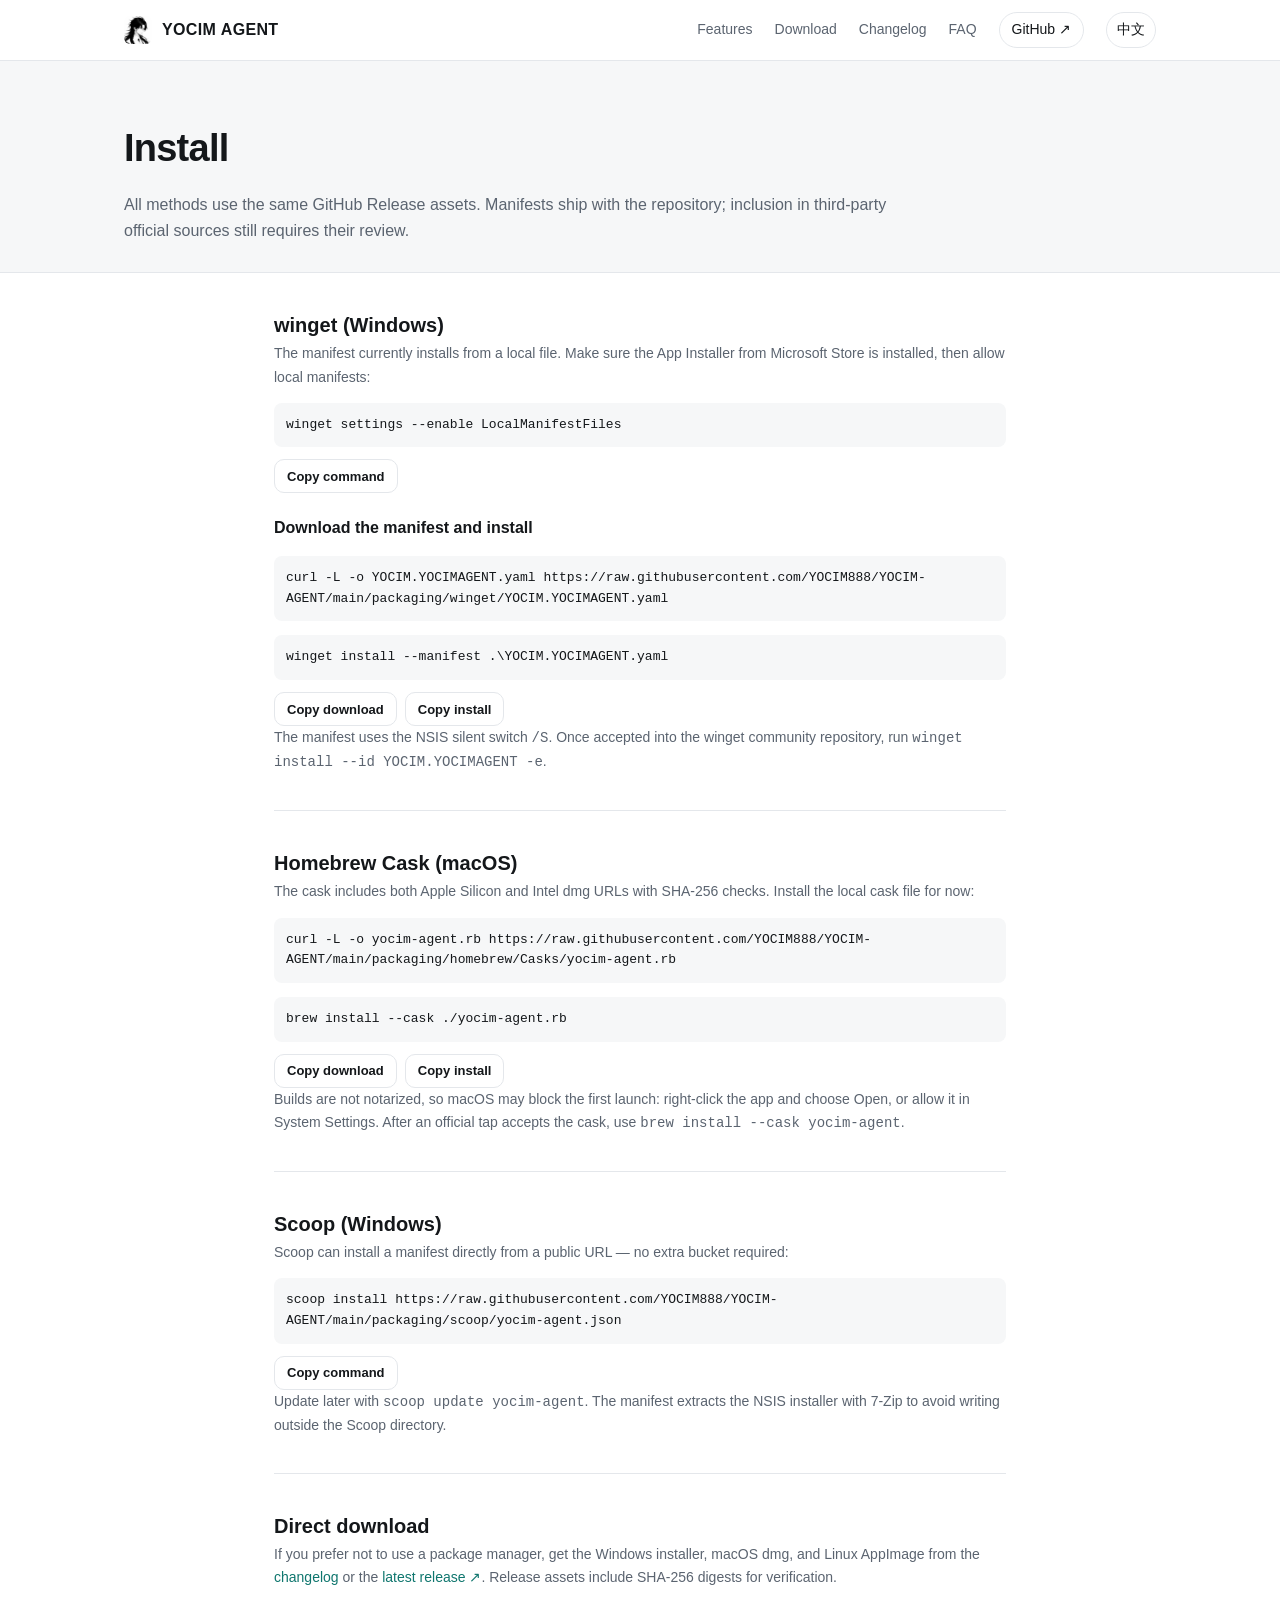
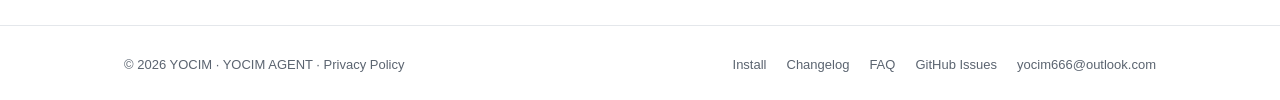
<file: en/install.html>
<!doctype html>
<html lang="en">
  <head>
    <meta charset="utf-8" />
    <meta name="viewport" content="width=device-width, initial-scale=1" />
    <title>Install — YOCIM AGENT</title>
    <meta
      name="description"
      content="Install YOCIM AGENT with winget, Homebrew Cask, Scoop, or direct downloads, including commands, manifest URLs, and checksum notes."
    />
    <link rel="canonical" href="https://agent.yocim.top/en/install.html" />
    <link rel="alternate" hreflang="zh-CN" href="https://agent.yocim.top/install.html" />
    <link rel="alternate" hreflang="en" href="https://agent.yocim.top/en/install.html" />
    <link rel="alternate" hreflang="x-default" href="https://agent.yocim.top/install.html" />
    <meta property="og:site_name" content="YOCIM AGENT" />
    <meta property="og:locale" content="en_US" />
    <meta property="og:type" content="website" />
    <meta property="og:title" content="Install — YOCIM AGENT" />
    <meta property="og:url" content="https://agent.yocim.top/en/install.html" />
    <meta property="og:description" content="winget, Homebrew Cask, Scoop, and direct download commands." />
    <meta property="og:image" content="https://agent.yocim.top/assets/icon-256.png" />
    <meta name="twitter:card" content="summary_large_image" />
    <link rel="icon" href="../assets/icon.ico" sizes="any" />
    <link rel="icon" type="image/png" sizes="32x32" href="../assets/favicon-32.png" />
    <link rel="apple-touch-icon" href="../assets/apple-touch-icon.png" />
    <link rel="stylesheet" href="../assets/styles.css" />
    <script type="application/ld+json">
      {
        "@context": "https://schema.org",
        "@type": "WebPage",
        "name": "Install — YOCIM AGENT",
        "url": "https://agent.yocim.top/en/install.html",
        "description": "Installation instructions for winget, Homebrew Cask, Scoop, and direct downloads.",
        "dateModified": "2026-11-18",
        "publisher": { "@type": "Organization", "name": "YOCIM" }
      }
    </script>
  </head>
  <body>
    <a class="skip-link" href="#main">Skip to content</a>

    <header class="site-header">
      <div class="wrap header-inner">
        <a class="brand" href="/en/">
          <img class="brand-mark" src="../assets/icon-256.png" alt="YOCIM AGENT" width="28" height="28" />
          <span class="brand-name">YOCIM <strong>AGENT</strong></span>
        </a>
        <nav class="nav" aria-label="Main navigation">
          <a href="/en/#features">Features</a>
          <a href="/en/#download">Download</a>
          <a href="changelog.html">Changelog</a>
          <a href="faq.html">FAQ</a>
          <a class="nav-ext" href="https://github.com/YOCIM888/YOCIM-AGENT" target="_blank" rel="noopener"
            >GitHub ↗</a
          >
          <a class="nav-lang" href="/install.html" lang="zh-CN" hreflang="zh-CN">中文</a>
        </nav>
      </div>
    </header>

    <main id="main">
      <div class="page-head">
        <div class="wrap">
          <h1>Install</h1>
          <p>All methods use the same GitHub Release assets. Manifests ship with the repository; inclusion in third-party official sources still requires their review.</p>
        </div>
      </div>

      <div class="wrap prose">
        <section id="winget">
          <h2>winget (Windows)</h2>
          <p>The manifest currently installs from a local file. Make sure the App Installer from Microsoft Store is installed, then allow local manifests:</p>
          <div class="pm-command">winget settings --enable LocalManifestFiles</div>
          <div class="pm-actions">
            <button class="btn ghost small copy-btn" type="button" data-copy="winget settings --enable LocalManifestFiles">
              Copy command
            </button>
          </div>
          <h3>Download the manifest and install</h3>
          <div class="pm-command">
            curl -L -o YOCIM.YOCIMAGENT.yaml https://raw.githubusercontent.com/YOCIM888/YOCIM-AGENT/main/packaging/winget/YOCIM.YOCIMAGENT.yaml
          </div>
          <div class="pm-command">winget install --manifest .\YOCIM.YOCIMAGENT.yaml</div>
          <div class="pm-actions">
            <button
              class="btn ghost small copy-btn"
              type="button"
              data-copy="curl -L -o YOCIM.YOCIMAGENT.yaml https://raw.githubusercontent.com/YOCIM888/YOCIM-AGENT/main/packaging/winget/YOCIM.YOCIMAGENT.yaml"
            >
              Copy download
            </button>
            <button
              class="btn ghost small copy-btn"
              type="button"
              data-copy="winget install --manifest .\YOCIM.YOCIMAGENT.yaml"
            >
              Copy install
            </button>
          </div>
          <p>The manifest uses the NSIS silent switch <code>/S</code>. Once accepted into the winget community repository, run <code>winget install --id YOCIM.YOCIMAGENT -e</code>.</p>
        </section>

        <section id="homebrew">
          <h2>Homebrew Cask (macOS)</h2>
          <p>The cask includes both Apple Silicon and Intel dmg URLs with SHA-256 checks. Install the local cask file for now:</p>
          <div class="pm-command">
            curl -L -o yocim-agent.rb https://raw.githubusercontent.com/YOCIM888/YOCIM-AGENT/main/packaging/homebrew/Casks/yocim-agent.rb
          </div>
          <div class="pm-command">brew install --cask ./yocim-agent.rb</div>
          <div class="pm-actions">
            <button
              class="btn ghost small copy-btn"
              type="button"
              data-copy="curl -L -o yocim-agent.rb https://raw.githubusercontent.com/YOCIM888/YOCIM-AGENT/main/packaging/homebrew/Casks/yocim-agent.rb"
            >
              Copy download
            </button>
            <button class="btn ghost small copy-btn" type="button" data-copy="brew install --cask ./yocim-agent.rb">
              Copy install
            </button>
          </div>
          <p>Builds are not notarized, so macOS may block the first launch: right-click the app and choose Open, or allow it in System Settings. After an official tap accepts the cask, use <code>brew install --cask yocim-agent</code>.</p>
        </section>

        <section id="scoop">
          <h2>Scoop (Windows)</h2>
          <p>Scoop can install a manifest directly from a public URL — no extra bucket required:</p>
          <div class="pm-command">
            scoop install https://raw.githubusercontent.com/YOCIM888/YOCIM-AGENT/main/packaging/scoop/yocim-agent.json
          </div>
          <div class="pm-actions">
            <button
              class="btn ghost small copy-btn"
              type="button"
              data-copy="scoop install https://raw.githubusercontent.com/YOCIM888/YOCIM-AGENT/main/packaging/scoop/yocim-agent.json"
            >
              Copy command
            </button>
          </div>
          <p>Update later with <code>scoop update yocim-agent</code>. The manifest extracts the NSIS installer with 7-Zip to avoid writing outside the Scoop directory.</p>
        </section>

        <section>
          <h2>Direct download</h2>
          <p>
            If you prefer not to use a package manager, get the Windows installer, macOS dmg, and Linux AppImage from the
            <a href="changelog.html">changelog</a> or the
            <a href="https://github.com/YOCIM888/YOCIM-AGENT/releases/latest" target="_blank" rel="noopener"
              >latest release ↗</a
            >. Release assets include SHA-256 digests for verification.
          </p>
        </section>
      </div>
    </main>

    <footer class="site-footer">
      <div class="wrap footer-inner">
        <p>© 2026 YOCIM · YOCIM AGENT · <a href="privacy.html">Privacy Policy</a></p>
        <nav aria-label="Footer navigation">
          <a href="install.html">Install</a>
          <a href="changelog.html">Changelog</a>
          <a href="faq.html">FAQ</a>
          <a href="https://github.com/YOCIM888/YOCIM-AGENT/issues" target="_blank" rel="noopener">GitHub Issues</a>
          <a href="mailto:yocim666@outlook.com">yocim666@outlook.com</a>
        </nav>
      </div>
    </footer>

    <script src="../assets/main.js" defer></script>
  </body>
</html>
</file>
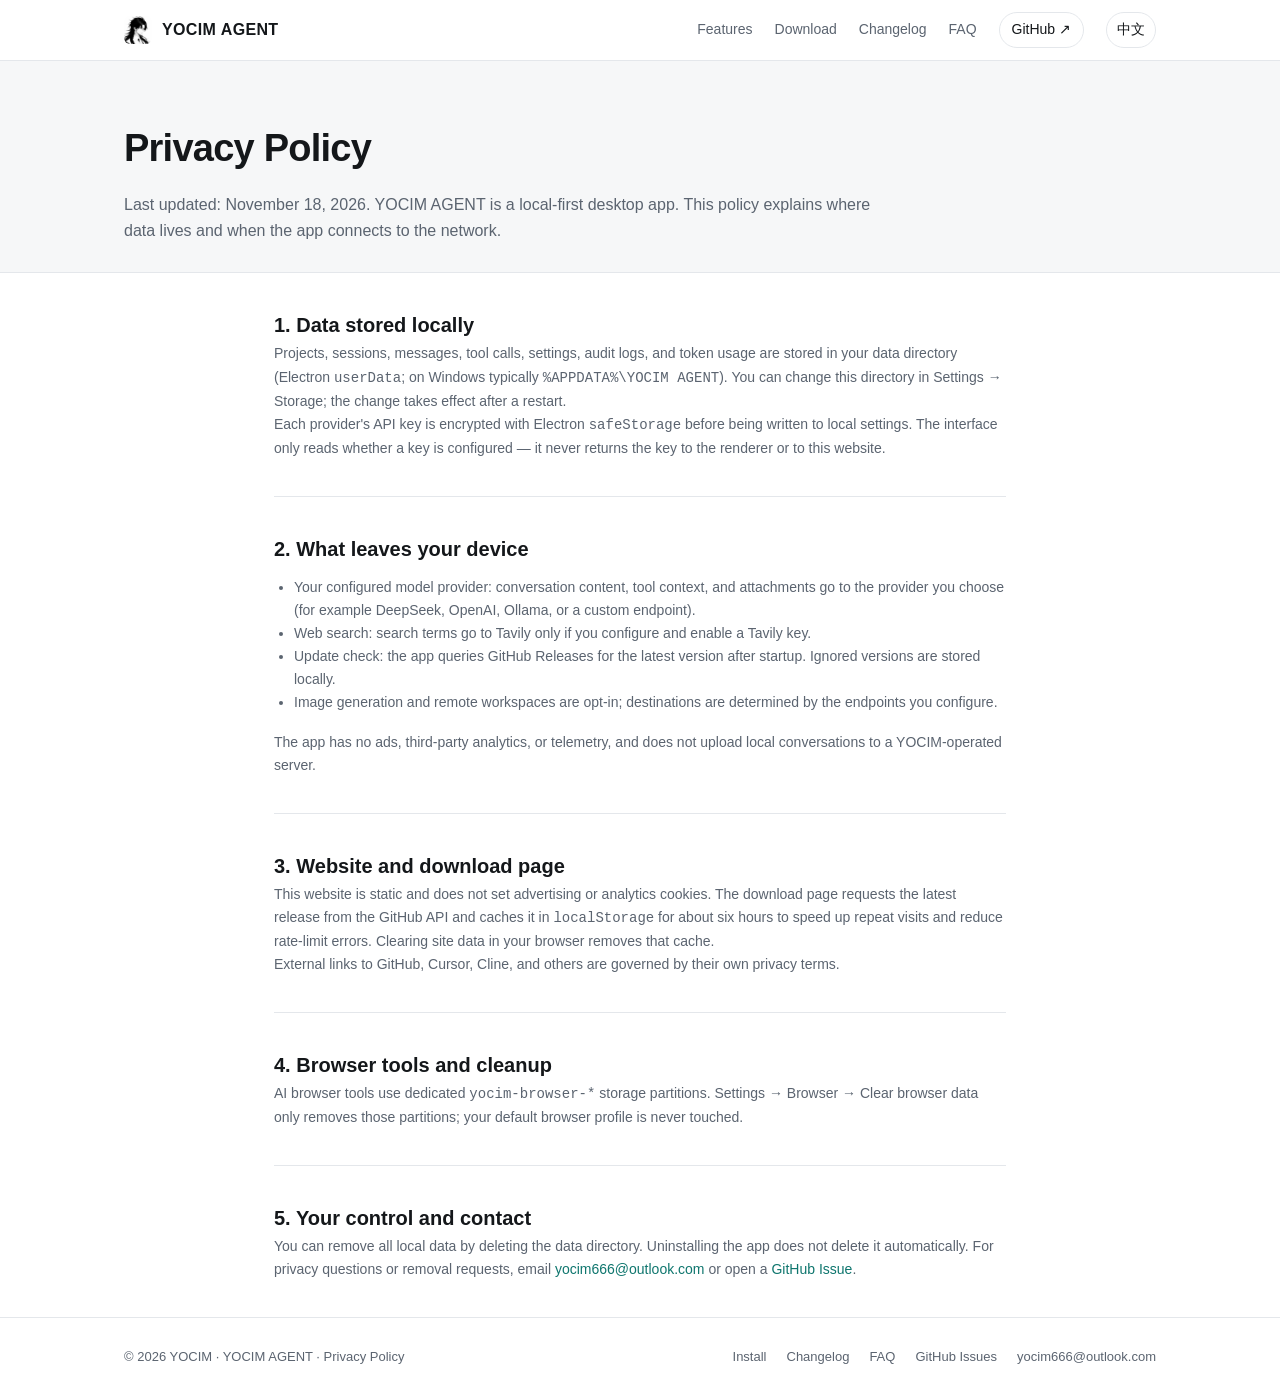
<file: en/privacy.html>
<!doctype html>
<html lang="en">
  <head>
    <meta charset="utf-8" />
    <meta name="viewport" content="width=device-width, initial-scale=1" />
    <title>Privacy Policy — YOCIM AGENT</title>
    <meta
      name="description"
      content="YOCIM AGENT privacy policy: what is stored locally, when data leaves your device, and how the website caches release information."
    />
    <link rel="canonical" href="https://agent.yocim.top/en/privacy.html" />
    <link rel="alternate" hreflang="zh-CN" href="https://agent.yocim.top/privacy.html" />
    <link rel="alternate" hreflang="en" href="https://agent.yocim.top/en/privacy.html" />
    <link rel="alternate" hreflang="x-default" href="https://agent.yocim.top/privacy.html" />
    <meta property="og:site_name" content="YOCIM AGENT" />
    <meta property="og:locale" content="en_US" />
    <meta property="og:type" content="website" />
    <meta property="og:title" content="Privacy Policy — YOCIM AGENT" />
    <meta property="og:url" content="https://agent.yocim.top/en/privacy.html" />
    <meta property="og:description" content="Local storage, network requests, and website caching explained." />
    <meta property="og:image" content="https://agent.yocim.top/assets/icon-256.png" />
    <meta name="twitter:card" content="summary_large_image" />
    <link rel="icon" href="../assets/icon.ico" sizes="any" />
    <link rel="icon" type="image/png" sizes="32x32" href="../assets/favicon-32.png" />
    <link rel="apple-touch-icon" href="../assets/apple-touch-icon.png" />
    <link rel="stylesheet" href="../assets/styles.css" />
    <script type="application/ld+json">
      {
        "@context": "https://schema.org",
        "@type": "WebPage",
        "name": "Privacy Policy — YOCIM AGENT",
        "url": "https://agent.yocim.top/en/privacy.html",
        "description": "How YOCIM AGENT stores data locally and when it connects to the network.",
        "dateModified": "2026-11-18",
        "publisher": { "@type": "Organization", "name": "YOCIM" }
      }
    </script>
  </head>
  <body>
    <a class="skip-link" href="#main">Skip to content</a>

    <header class="site-header">
      <div class="wrap header-inner">
        <a class="brand" href="/en/">
          <img class="brand-mark" src="../assets/icon-256.png" alt="YOCIM AGENT" width="28" height="28" />
          <span class="brand-name">YOCIM <strong>AGENT</strong></span>
        </a>
        <nav class="nav" aria-label="Main navigation">
          <a href="/en/#features">Features</a>
          <a href="/en/#download">Download</a>
          <a href="changelog.html">Changelog</a>
          <a href="faq.html">FAQ</a>
          <a class="nav-ext" href="https://github.com/YOCIM888/YOCIM-AGENT" target="_blank" rel="noopener"
            >GitHub ↗</a
          >
          <a class="nav-lang" href="/privacy.html" lang="zh-CN" hreflang="zh-CN">中文</a>
        </nav>
      </div>
    </header>

    <main id="main">
      <div class="page-head">
        <div class="wrap">
          <h1>Privacy Policy</h1>
          <p>Last updated: November 18, 2026. YOCIM AGENT is a local-first desktop app. This policy explains where data lives and when the app connects to the network.</p>
        </div>
      </div>

      <div class="wrap prose">
        <section>
          <h2>1. Data stored locally</h2>
          <p>
            Projects, sessions, messages, tool calls, settings, audit logs, and token usage are stored in your data
            directory (Electron <code>userData</code>; on Windows typically <code>%APPDATA%\YOCIM AGENT</code>). You can change this directory in Settings → Storage; the change takes effect after a restart.
          </p>
          <p>
            Each provider's API key is encrypted with Electron <code>safeStorage</code> before being written to local
            settings. The interface only reads whether a key is configured — it never returns the key to the renderer or to this website.
          </p>
        </section>

        <section>
          <h2>2. What leaves your device</h2>
          <ul>
            <li>Your configured model provider: conversation content, tool context, and attachments go to the provider you choose (for example DeepSeek, OpenAI, Ollama, or a custom endpoint).</li>
            <li>Web search: search terms go to Tavily only if you configure and enable a Tavily key.</li>
            <li>Update check: the app queries GitHub Releases for the latest version after startup. Ignored versions are stored locally.</li>
            <li>Image generation and remote workspaces are opt-in; destinations are determined by the endpoints you configure.</li>
          </ul>
          <p>The app has no ads, third-party analytics, or telemetry, and does not upload local conversations to a YOCIM-operated server.</p>
        </section>

        <section>
          <h2>3. Website and download page</h2>
          <p>
            This website is static and does not set advertising or analytics cookies. The download page requests the
            latest release from the GitHub API and caches it in <code>localStorage</code> for about six hours to speed up
            repeat visits and reduce rate-limit errors. Clearing site data in your browser removes that cache.
          </p>
          <p>External links to GitHub, Cursor, Cline, and others are governed by their own privacy terms.</p>
        </section>

        <section>
          <h2>4. Browser tools and cleanup</h2>
          <p>
            AI browser tools use dedicated <code>yocim-browser-*</code> storage partitions. Settings → Browser → Clear browser data only removes those partitions; your default browser profile is never touched.
          </p>
        </section>

        <section>
          <h2>5. Your control and contact</h2>
          <p>
            You can remove all local data by deleting the data directory. Uninstalling the app does not delete it
            automatically. For privacy questions or removal requests, email
            <a href="mailto:yocim666@outlook.com">yocim666@outlook.com</a> or open a
            <a href="https://github.com/YOCIM888/YOCIM-AGENT/issues" target="_blank" rel="noopener">GitHub Issue</a>.
          </p>
        </section>
      </div>
    </main>

    <footer class="site-footer">
      <div class="wrap footer-inner">
        <p>© 2026 YOCIM · YOCIM AGENT · <a href="privacy.html">Privacy Policy</a></p>
        <nav aria-label="Footer navigation">
          <a href="install.html">Install</a>
          <a href="changelog.html">Changelog</a>
          <a href="faq.html">FAQ</a>
          <a href="https://github.com/YOCIM888/YOCIM-AGENT/issues" target="_blank" rel="noopener">GitHub Issues</a>
          <a href="mailto:yocim666@outlook.com">yocim666@outlook.com</a>
        </nav>
      </div>
    </footer>

    <script src="../assets/main.js" defer></script>
  </body>
</html>
</file>
<file: assets/styles.css>
/* YOCIM AGENT 官网样式：只依赖系统字体，无外部资源 */

:root {
  --bg: #ffffff;
  --bg-soft: #f6f7f8;
  --bg-elevated: #ffffff;
  --text: #14171a;
  --text-muted: #5b6470;
  --border: #e4e7eb;
  --accent: #0f766e;
  --accent-strong: #0b5d57;
  --accent-soft: #e6f4f1;
  --shadow: 0 10px 30px rgba(16, 24, 40, 0.08);
  --radius: 12px;
  --wrap: 1080px;
}

@media (prefers-color-scheme: dark) {
  :root {
    --bg: #0b0d0e;
    --bg-soft: #121516;
    --bg-elevated: #15191b;
    --text: #e8eaec;
    --text-muted: #9aa3ad;
    --border: #262b2e;
    --accent: #2dd4bf;
    --accent-strong: #5eead4;
    --accent-soft: rgba(45, 212, 191, 0.12);
    --shadow: 0 10px 30px rgba(0, 0, 0, 0.5);
  }
}

* {
  box-sizing: border-box;
}

html {
  scroll-behavior: smooth;
  scroll-padding-top: 72px;
}

body {
  margin: 0;
  background: var(--bg);
  color: var(--text);
  font-family: -apple-system, BlinkMacSystemFont, 'Segoe UI', 'PingFang SC', 'Hiragino Sans GB',
    'Microsoft YaHei', 'Noto Sans SC', sans-serif;
  font-size: 16px;
  line-height: 1.65;
  -webkit-font-smoothing: antialiased;
}

a {
  color: inherit;
  text-decoration: none;
}

h1,
h2,
h3,
p {
  margin: 0;
}

.wrap {
  width: 100%;
  max-width: var(--wrap);
  margin: 0 auto;
  padding: 0 24px;
}

.skip-link {
  position: absolute;
  left: -9999px;
  top: 8px;
  padding: 8px 12px;
  background: var(--accent);
  color: #fff;
  border-radius: 6px;
  z-index: 100;
}

.skip-link:focus {
  left: 16px;
}

/* 顶栏 */
.site-header {
  position: sticky;
  top: 0;
  z-index: 50;
  background: color-mix(in srgb, var(--bg) 86%, transparent);
  backdrop-filter: blur(10px);
  border-bottom: 1px solid var(--border);
}

.header-inner {
  display: flex;
  align-items: center;
  justify-content: space-between;
  height: 60px;
}

.brand {
  display: inline-flex;
  align-items: center;
  gap: 10px;
  font-weight: 600;
  letter-spacing: 0.02em;
}

.brand-mark {
  display: block;
  width: 28px;
  height: 28px;
  border-radius: 6px;
  object-fit: contain;
}

.brand-name strong {
  font-weight: 700;
}

.nav {
  display: flex;
  align-items: center;
  gap: 22px;
  font-size: 14px;
  color: var(--text-muted);
}

.nav a:hover {
  color: var(--text);
}

.nav-ext {
  padding: 5px 12px;
  border: 1px solid var(--border);
  border-radius: 999px;
  color: var(--text);
}

.nav-ext:hover {
  border-color: var(--accent);
  color: var(--accent);
}

.nav-lang {
  padding: 5px 10px;
  border: 1px solid var(--border);
  border-radius: 999px;
  color: var(--text);
}

.nav-lang:hover {
  border-color: var(--accent);
  color: var(--accent);
}

/* Hero */
.hero {
  border-bottom: 1px solid var(--border);
}

.hero-inner {
  display: grid;
  grid-template-columns: minmax(0, 1fr) minmax(0, 460px);
  gap: 56px;
  align-items: center;
  padding-top: 72px;
  padding-bottom: 72px;
}

.eyebrow {
  font-size: 13px;
  font-weight: 600;
  letter-spacing: 0.08em;
  text-transform: uppercase;
  color: var(--accent);
  margin-bottom: 14px;
}

.hero h1 {
  font-size: clamp(32px, 4.2vw, 46px);
  line-height: 1.18;
  letter-spacing: -0.02em;
  font-weight: 700;
}

.lead {
  margin-top: 18px;
  max-width: 34em;
  color: var(--text-muted);
  font-size: 16px;
}

.actions {
  display: flex;
  flex-wrap: wrap;
  gap: 12px;
  margin-top: 28px;
}

.btn {
  display: inline-flex;
  align-items: center;
  justify-content: center;
  gap: 8px;
  height: 44px;
  padding: 0 20px;
  border-radius: 10px;
  border: 1px solid transparent;
  font-size: 15px;
  font-weight: 600;
  transition:
    background-color 0.15s ease,
    border-color 0.15s ease,
    color 0.15s ease;
}

.btn svg {
  width: 18px;
  height: 18px;
}

.btn.primary {
  background: var(--accent);
  color: #fff;
}

.btn.primary:hover {
  background: var(--accent-strong);
}

@media (prefers-color-scheme: dark) {
  .btn.primary {
    color: #062c28;
  }
}

.btn.ghost {
  border-color: var(--border);
  color: var(--text);
  background: var(--bg-elevated);
}

.btn.ghost:hover {
  border-color: var(--accent);
  color: var(--accent);
}

.btn.block {
  width: 100%;
}

.meta {
  margin-top: 16px;
  font-size: 13px;
  color: var(--text-muted);
}

/* Hero 中的窗口示意图 */
.mock {
  border: 1px solid var(--border);
  border-radius: var(--radius);
  background: var(--bg-elevated);
  box-shadow: var(--shadow);
  overflow: hidden;
  font-size: 0;
}

.mock-bar {
  display: flex;
  align-items: center;
  gap: 6px;
  height: 34px;
  padding: 0 12px;
  border-bottom: 1px solid var(--border);
  background: var(--bg-soft);
}

.mock-bar i {
  width: 9px;
  height: 9px;
  border-radius: 50%;
  background: var(--border);
}

.mock-bar span {
  margin-left: auto;
  font-size: 11px;
  letter-spacing: 0.08em;
  color: var(--text-muted);
}

.mock-body {
  display: grid;
  grid-template-columns: 92px minmax(0, 1fr) 104px;
  height: 258px;
}

.mock-side,
.mock-panel {
  padding: 14px 10px;
  display: flex;
  flex-direction: column;
  gap: 8px;
  background: var(--bg-soft);
}

.mock-side {
  border-right: 1px solid var(--border);
}

.mock-panel {
  border-left: 1px solid var(--border);
}

.mock-label {
  font-size: 10px;
  letter-spacing: 0.1em;
  color: var(--text-muted);
}

.mock-item,
.mock-file {
  display: block;
  height: 8px;
  border-radius: 4px;
  background: var(--border);
}

.mock-item.active {
  background: var(--accent);
  opacity: 0.75;
}

.mock-item.short,
.mock-file.short {
  width: 62%;
}

.mock-file.mid {
  width: 78%;
}

.mock-chat {
  position: relative;
  padding: 16px 14px 52px;
  display: flex;
  flex-direction: column;
  gap: 10px;
}

.mock-msg {
  height: 12px;
  border-radius: 6px;
  background: var(--border);
  width: 72%;
}

.mock-msg.user {
  align-self: flex-end;
  width: 56%;
  background: var(--accent-soft);
  border: 1px solid var(--border);
}

.mock-msg.mid {
  width: 84%;
}

.mock-msg.short {
  width: 48%;
}

.mock-composer {
  position: absolute;
  left: 12px;
  right: 12px;
  bottom: 12px;
  height: 34px;
  border: 1px solid var(--border);
  border-radius: 8px;
  display: flex;
  align-items: center;
  gap: 8px;
  padding: 0 10px;
}

.mock-composer span {
  flex: 1;
  height: 8px;
  border-radius: 4px;
  background: var(--border);
}

.mock-composer i {
  width: 18px;
  height: 18px;
  border-radius: 50%;
  background: var(--accent);
  opacity: 0.8;
}

/* 通用区块 */
.section {
  padding: 72px 0;
}

.section.alt {
  background: var(--bg-soft);
  border-top: 1px solid var(--border);
  border-bottom: 1px solid var(--border);
}

.section h2 {
  font-size: 28px;
  letter-spacing: -0.01em;
}

.section-sub {
  margin-top: 8px;
  color: var(--text-muted);
  max-width: 46em;
}

.grid {
  margin-top: 32px;
  display: grid;
  grid-template-columns: repeat(4, minmax(0, 1fr));
  gap: 16px;
}

.card {
  padding: 20px;
  border: 1px solid var(--border);
  border-radius: var(--radius);
  background: var(--bg-elevated);
}

.card .index {
  display: block;
  font-size: 12px;
  font-weight: 600;
  color: var(--accent);
  letter-spacing: 0.08em;
  margin-bottom: 10px;
}

.card h3 {
  font-size: 15px;
  font-weight: 600;
  margin-bottom: 6px;
}

.card p {
  font-size: 13.5px;
  line-height: 1.65;
  color: var(--text-muted);
}

/* 下载 */
.download-grid {
  margin-top: 32px;
  display: grid;
  grid-template-columns: repeat(2, minmax(0, 1fr));
  gap: 16px;
}

.download-card {
  display: flex;
  flex-direction: column;
  gap: 16px;
  padding: 24px;
  border: 1px solid var(--border);
  border-radius: var(--radius);
  background: var(--bg-elevated);
}

.download-card.quiet {
  background: transparent;
}

.platform {
  display: flex;
  align-items: center;
  gap: 12px;
}

.platform h3 {
  font-size: 17px;
}

.platform p {
  font-size: 13px;
  color: var(--text-muted);
}

.win-icon {
  width: 26px;
  height: 26px;
  color: var(--accent);
  flex: none;
}

.download-desc {
  font-size: 14px;
  color: var(--text-muted);
  flex: 1;
}

.download-meta {
  font-size: 13px;
  color: var(--text-muted);
}

.download-meta a {
  color: var(--accent);
}

.download-meta a:hover {
  text-decoration: underline;
}

.asset-links {
  display: flex;
  flex-direction: column;
  gap: 8px;
}

/* 对比表 */
.compare-scroll {
  margin-top: 32px;
  overflow-x: auto;
  border: 1px solid var(--border);
  border-radius: var(--radius);
  background: var(--bg-elevated);
}

.compare-table {
  width: 100%;
  min-width: 720px;
  border-collapse: collapse;
  font-size: 14px;
}

.compare-table th,
.compare-table td {
  padding: 15px 18px;
  text-align: left;
  vertical-align: top;
  border-bottom: 1px solid var(--border);
}

.compare-table thead th {
  background: var(--bg-soft);
  font-size: 15px;
}

.compare-table thead th:first-child,
.compare-table tbody th {
  width: 22%;
}

.compare-table thead th.highlight {
  color: var(--accent);
}

.compare-table tbody th {
  font-weight: 600;
}

.compare-table td {
  color: var(--text-muted);
}

.compare-table td.highlight {
  color: var(--text);
  background: color-mix(in srgb, var(--accent) 6%, transparent);
}

.compare-table tbody tr:last-child > * {
  border-bottom: 0;
}

.compare-note {
  margin-top: 12px;
  font-size: 12px;
  color: var(--text-muted);
}

/* 包管理器安装方式 */
.pm-grid {
  margin-top: 32px;
  display: grid;
  grid-template-columns: repeat(3, minmax(0, 1fr));
  gap: 16px;
}

.pm-card {
  padding: 20px;
  border: 1px solid var(--border);
  border-radius: var(--radius);
  background: var(--bg-elevated);
}

.pm-card h3 {
  font-size: 16px;
}

.pm-card p {
  margin-top: 8px;
  font-size: 13.5px;
  color: var(--text-muted);
}

.pm-command {
  margin-top: 14px;
  padding: 12px;
  border-radius: 8px;
  background: var(--bg-soft);
  color: var(--text);
  font: 13px/1.6 ui-monospace, SFMono-Regular, Consolas, monospace;
  overflow-wrap: anywhere;
}

.pm-actions {
  margin-top: 12px;
  display: flex;
  flex-wrap: wrap;
  gap: 8px;
}

.btn.small {
  height: 34px;
  padding: 0 12px;
  font-size: 13px;
}

.copy-btn[data-copied='true'] {
  border-color: var(--accent);
  color: var(--accent);
}

.pm-status {
  margin-top: 12px;
  font-size: 12px;
  color: var(--text-muted);
}

/* 内页通用排版 */
.page-head {
  padding: 56px 0 28px;
  border-bottom: 1px solid var(--border);
  background: var(--bg-soft);
}

.page-head h1 {
  font-size: clamp(28px, 3.6vw, 38px);
  letter-spacing: -0.02em;
}

.page-head p {
  margin-top: 12px;
  max-width: 48em;
  color: var(--text-muted);
}

.prose {
  max-width: 780px;
}

.prose section {
  padding: 36px 0;
  border-bottom: 1px solid var(--border);
}

.prose section:last-child {
  border-bottom: 0;
}

.prose h2 {
  font-size: 20px;
}

.prose h3 {
  margin-top: 22px;
  font-size: 16px;
}

.prose p,
.prose li {
  color: var(--text-muted);
  font-size: 14px;
}

.prose ul {
  padding-left: 20px;
  margin-top: 10px;
}

.prose a {
  color: var(--accent);
}

.prose a:hover {
  text-decoration: underline;
}

/* FAQ */
.faq-list {
  margin-top: 32px;
  display: grid;
  gap: 12px;
}

.faq-item {
  border: 1px solid var(--border);
  border-radius: var(--radius);
  background: var(--bg-elevated);
}

.faq-item summary {
  padding: 16px 20px;
  cursor: pointer;
  font-weight: 600;
  list-style: none;
}

.faq-item summary::-webkit-details-marker {
  display: none;
}

.faq-item summary::after {
  content: '+';
  float: right;
  color: var(--accent);
}

.faq-item[open] summary::after {
  content: '−';
}

.faq-body {
  padding: 0 20px 18px;
  color: var(--text-muted);
  font-size: 14px;
}

/* Changelog */
.release-list {
  margin-top: 32px;
  display: grid;
  gap: 16px;
}

.release {
  padding: 20px;
  border: 1px solid var(--border);
  border-radius: var(--radius);
  background: var(--bg-elevated);
}

.release-head {
  display: flex;
  flex-wrap: wrap;
  align-items: baseline;
  justify-content: space-between;
  gap: 8px;
}

.release h2 {
  font-size: 18px;
}

.release time {
  font-size: 12px;
  color: var(--text-muted);
}

.release-body {
  margin-top: 10px;
  color: var(--text-muted);
  font-size: 14px;
  white-space: pre-wrap;
}

.release a {
  color: var(--accent);
}

.release a:hover {
  text-decoration: underline;
}

/* 说明 */
.notes {
  margin-top: 32px;
  display: grid;
  grid-template-columns: repeat(3, minmax(0, 1fr));
  gap: 16px;
}

.note {
  padding: 20px;
  border-left: 3px solid var(--accent);
  background: var(--bg-soft);
  border-radius: 0 var(--radius) var(--radius) 0;
}

.note h3 {
  font-size: 15px;
  margin-bottom: 6px;
}

.note p {
  font-size: 13.5px;
  color: var(--text-muted);
}

/* 页脚 */
.site-footer {
  border-top: 1px solid var(--border);
  padding: 28px 0;
}

.footer-inner {
  display: flex;
  flex-wrap: wrap;
  align-items: center;
  justify-content: space-between;
  gap: 12px;
  font-size: 13px;
  color: var(--text-muted);
}

.footer-inner nav {
  display: flex;
  gap: 20px;
}

.footer-inner a:hover {
  color: var(--text);
}

/* 响应式 */
@media (max-width: 900px) {
  .hero-inner {
    grid-template-columns: 1fr;
    gap: 40px;
    padding-top: 56px;
    padding-bottom: 56px;
  }

  .grid {
    grid-template-columns: repeat(2, minmax(0, 1fr));
  }

  .notes {
    grid-template-columns: 1fr;
  }

  .pm-grid {
    grid-template-columns: 1fr;
  }
}

@media (max-width: 640px) {
  .nav {
    gap: 14px;
  }

  .nav a:not(.nav-ext):not(.nav-lang):not(:first-child) {
    display: none;
  }

  .section {
    padding: 56px 0;
  }

  .grid,
  .download-grid {
    grid-template-columns: 1fr;
  }

  .mock {
    display: none;
  }
}

@media (prefers-reduced-motion: reduce) {
  html {
    scroll-behavior: auto;
  }
}
</file>
